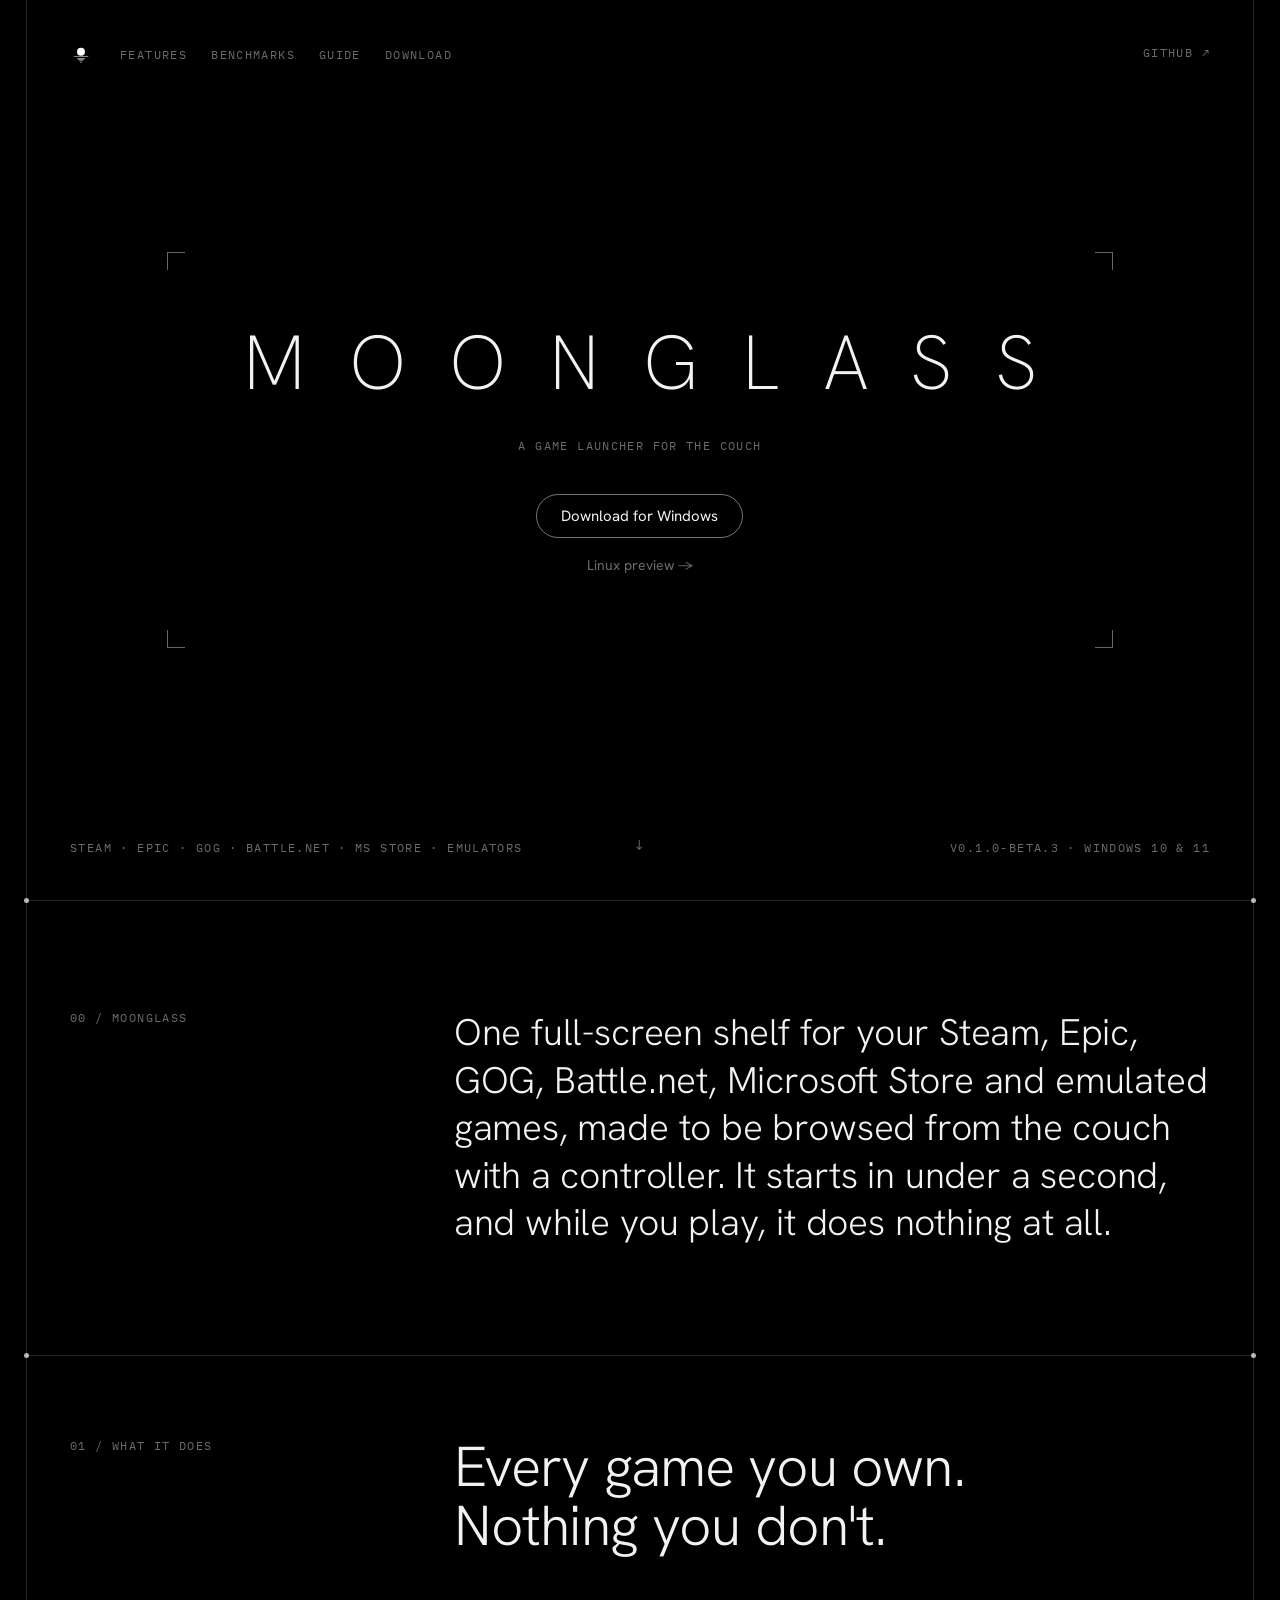
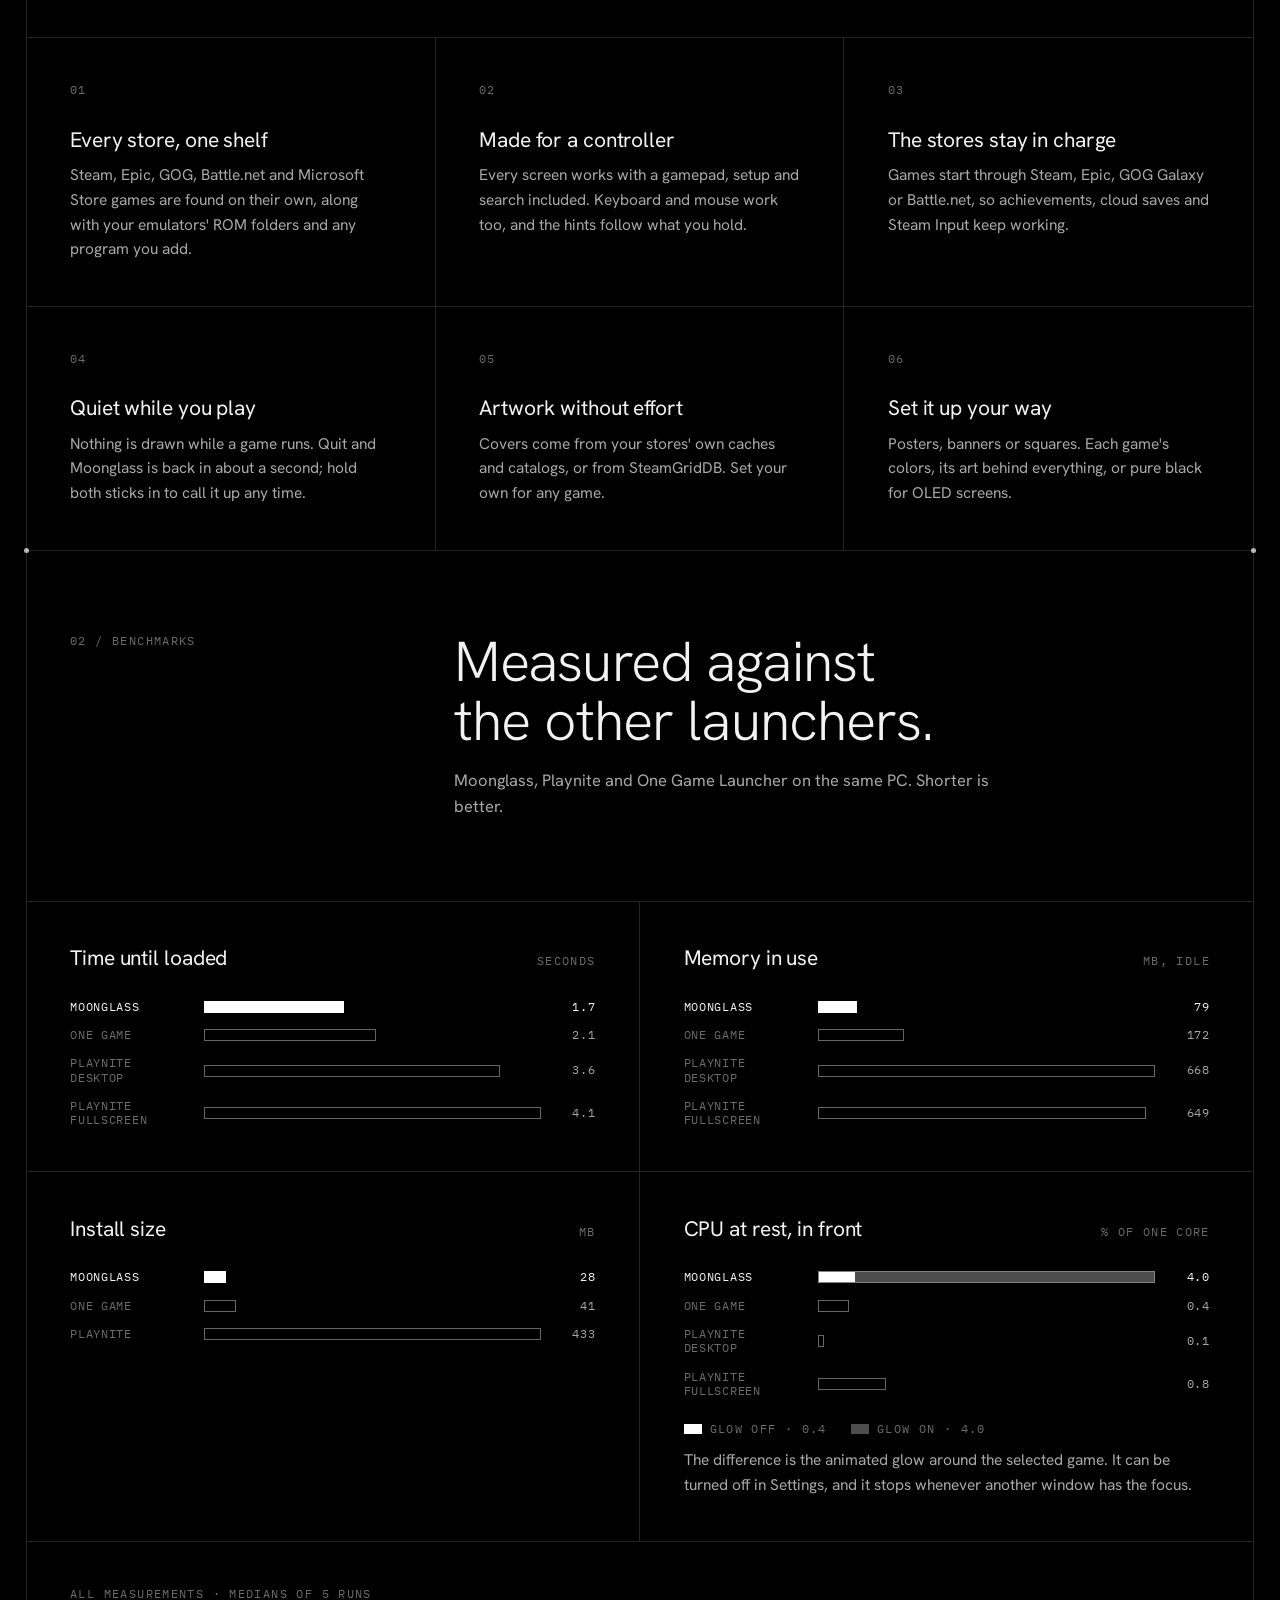
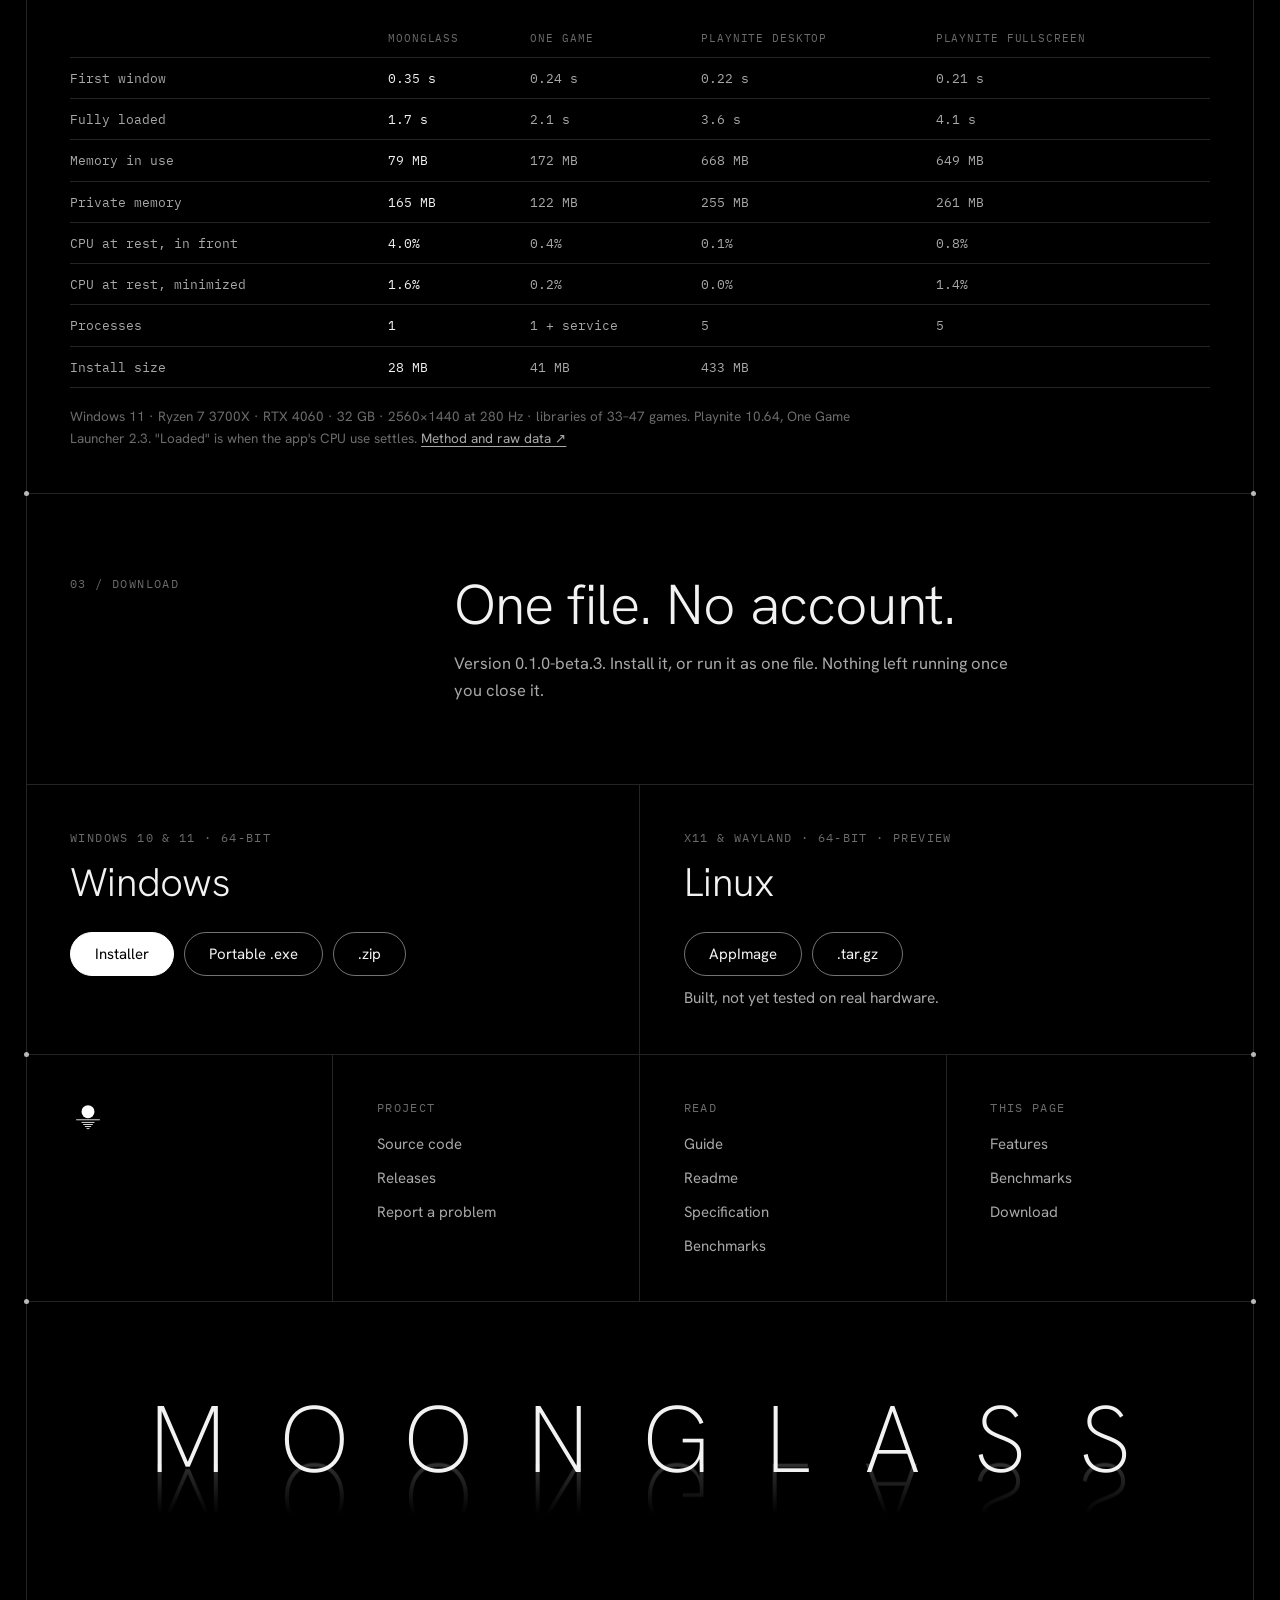
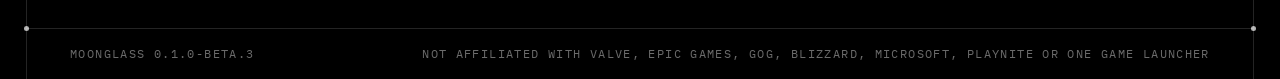
<file: site/index.html>
<!doctype html>
<html lang="en">
<head>
  <meta charset="utf-8">
  <meta name="viewport" content="width=device-width, initial-scale=1">
  <title>Moonglass · A game launcher for the couch</title>
  <meta name="description" content="Moonglass puts your Steam, Epic, GOG, Battle.net, Microsoft Store and emulated games on one full-screen shelf you browse with a controller. For Windows and Linux.">
  <meta name="theme-color" content="#000000">
  <link rel="icon" href="logo.svg" type="image/svg+xml">
  <link rel="preconnect" href="https://fonts.googleapis.com">
  <link rel="preconnect" href="https://fonts.gstatic.com" crossorigin>
  <link href="https://fonts.googleapis.com/css2?family=Hanken+Grotesk:wght@200;300;400;500&family=IBM+Plex+Mono:wght@400;500&display=swap" rel="stylesheet">
  <link rel="stylesheet" href="style.css">
</head>
<body>
<div class="frame">

  <!-- The opening: the wordmark from Moonglass's startup, and little else. -->
  <section class="opening" aria-label="Moonglass">
    <header class="corner tl">
      <a href="#" class="mark" aria-label="Moonglass"><img src="logo.svg" alt="" width="22" height="22"></a>
      <nav class="nav" aria-label="Sections">
        <a href="#features">Features</a>
        <a href="#benchmarks">Benchmarks</a>
        <a href="docs.html">Guide</a>
        <a href="#download">Download</a>
      </nav>
    </header>
    <a class="corner tr label" href="https://github.com/hxpe-dev/moonglass-launcher">GitHub ↗</a>

    <div class="center">
      <span class="crop" aria-hidden="true"><i></i><i></i><i></i><i></i></span>
      <h1 class="wordmark">Moonglass</h1>
      <p class="tagline label">A game launcher for the couch</p>
      <div class="cta">
        <a class="pill" href="#download">Download for Windows</a>
        <a class="quiet" href="#download">Linux preview →</a>
      </div>
    </div>

    <p class="corner bl label">Steam · Epic · GOG · Battle.net · MS Store · Emulators</p>
    <p class="corner br label">v0.1.0-beta.3 · Windows 10 &amp; 11</p>
    <a class="corner bc label" href="#about" aria-label="Scroll to read more">↓</a>
  </section>

  <section id="about" class="rule intro-text">
    <p class="label">00 / Moonglass</p>
    <p class="statement">One full-screen shelf for your Steam, Epic, GOG, Battle.net, Microsoft Store and emulated games, made to be browsed from the couch with a controller. It starts in under a second, and while you play, it does nothing at all.</p>
  </section>

  <section id="features" class="rule">
    <div class="head">
      <p class="label">01 / What it does</p>
      <h2>Every game you own.<br>Nothing you don't.</h2>
    </div>
    <div class="cells three">
      <article class="cell">
        <p class="label">01</p>
        <h3>Every store, one shelf</h3>
        <p>Steam, Epic, GOG, Battle.net and Microsoft Store games are found on their own, along with your emulators' ROM folders and any program you add.</p>
      </article>
      <article class="cell">
        <p class="label">02</p>
        <h3>Made for a controller</h3>
        <p>Every screen works with a gamepad, setup and search included. Keyboard and mouse work too, and the hints follow what you hold.</p>
      </article>
      <article class="cell">
        <p class="label">03</p>
        <h3>The stores stay in charge</h3>
        <p>Games start through Steam, Epic, GOG Galaxy or Battle.net, so achievements, cloud saves and Steam Input keep working.</p>
      </article>
      <article class="cell">
        <p class="label">04</p>
        <h3>Quiet while you play</h3>
        <p>Nothing is drawn while a game runs. Quit and Moonglass is back in about a second; hold both sticks in to call it up any time.</p>
      </article>
      <article class="cell">
        <p class="label">05</p>
        <h3>Artwork without effort</h3>
        <p>Covers come from your stores' own caches and catalogs, or from SteamGridDB. Set your own for any game.</p>
      </article>
      <article class="cell">
        <p class="label">06</p>
        <h3>Set it up your way</h3>
        <p>Posters, banners or squares. Each game's colors, its art behind everything, or pure black for OLED screens.</p>
      </article>
    </div>
  </section>

  <section id="benchmarks" class="rule">
    <div class="head">
      <p class="label">02 / Benchmarks</p>
      <h2>Measured against<br>the other launchers.</h2>
      <p class="head-text">Moonglass, Playnite and One Game Launcher on the same PC. Shorter is better.</p>
    </div>

    <div class="cells two">
      <figure class="cell chart">
        <figcaption><h3>Time until loaded</h3><span class="label">Seconds</span></figcaption>
        <ul>
          <li class="me"><span>Moonglass</span><b style="--w:41.5%"></b><em>1.7</em></li>
          <li><span>One Game</span><b style="--w:51.2%"></b><em>2.1</em></li>
          <li><span>Playnite Desktop</span><b style="--w:87.8%"></b><em>3.6</em></li>
          <li><span>Playnite Fullscreen</span><b style="--w:100%"></b><em>4.1</em></li>
        </ul>
      </figure>
      <figure class="cell chart">
        <figcaption><h3>Memory in use</h3><span class="label">MB, idle</span></figcaption>
        <ul>
          <li class="me"><span>Moonglass</span><b style="--w:11.8%"></b><em>79</em></li>
          <li><span>One Game</span><b style="--w:25.7%"></b><em>172</em></li>
          <li><span>Playnite Desktop</span><b style="--w:100%"></b><em>668</em></li>
          <li><span>Playnite Fullscreen</span><b style="--w:97.2%"></b><em>649</em></li>
        </ul>
      </figure>
      <figure class="cell chart">
        <figcaption><h3>Install size</h3><span class="label">MB</span></figcaption>
        <ul>
          <li class="me"><span>Moonglass</span><b style="--w:6.4%"></b><em>28</em></li>
          <li><span>One Game</span><b style="--w:9.5%"></b><em>41</em></li>
          <li><span>Playnite</span><b style="--w:100%"></b><em>433</em></li>
        </ul>
      </figure>
      <figure class="cell chart">
        <figcaption><h3>CPU at rest, in front</h3><span class="label">% of one core</span></figcaption>
        <ul>
          <li class="me"><span>Moonglass</span><b class="split" style="--w:100%"><i style="--part:11%"></i></b><em>4.0</em></li>
          <li><span>One Game</span><b style="--w:9.3%"></b><em>0.4</em></li>
          <li><span>Playnite Desktop</span><b style="--w:1.8%"></b><em>0.1</em></li>
          <li><span>Playnite Fullscreen</span><b style="--w:20.4%"></b><em>0.8</em></li>
        </ul>
        <p class="legend label">
          <span><i class="swatch"></i>Glow off · 0.4</span>
          <span><i class="swatch dim"></i>Glow on · 4.0</span>
        </p>
        <p class="note">The difference is the animated glow around the selected game. It can be turned off in Settings, and it stops whenever another window has the focus.</p>
      </figure>
    </div>

    <div class="table-wrap">
      <table>
        <caption class="label">All measurements · medians of 5 runs</caption>
        <thead>
          <tr><th scope="col"></th><th scope="col">Moonglass</th><th scope="col">One Game</th><th scope="col">Playnite Desktop</th><th scope="col">Playnite Fullscreen</th></tr>
        </thead>
        <tbody>
          <tr><th scope="row">First window</th><td>0.35 s</td><td>0.24 s</td><td>0.22 s</td><td>0.21 s</td></tr>
          <tr><th scope="row">Fully loaded</th><td>1.7 s</td><td>2.1 s</td><td>3.6 s</td><td>4.1 s</td></tr>
          <tr><th scope="row">Memory in use</th><td>79 MB</td><td>172 MB</td><td>668 MB</td><td>649 MB</td></tr>
          <tr><th scope="row">Private memory</th><td>165 MB</td><td>122 MB</td><td>255 MB</td><td>261 MB</td></tr>
          <tr><th scope="row">CPU at rest, in front</th><td>4.0%</td><td>0.4%</td><td>0.1%</td><td>0.8%</td></tr>
          <tr><th scope="row">CPU at rest, minimized</th><td>1.6%</td><td>0.2%</td><td>0.0%</td><td>1.4%</td></tr>
          <tr><th scope="row">Processes</th><td>1</td><td>1 + service</td><td>5</td><td>5</td></tr>
          <tr><th scope="row">Install size</th><td>28 MB</td><td>41 MB</td><td colspan="2">433 MB</td></tr>
        </tbody>
      </table>
      <p class="fine">Windows 11 · Ryzen 7 3700X · RTX 4060 · 32 GB · 2560×1440 at 280 Hz · libraries of 33–47 games. Playnite 10.64, One Game Launcher 2.3. "Loaded" is when the app's CPU use settles. <a href="https://github.com/hxpe-dev/moonglass-launcher/blob/main/docs/BENCH.md">Method and raw data ↗</a></p>
    </div>
  </section>

  <section id="download" class="rule">
    <div class="head">
      <p class="label">03 / Download</p>
      <h2>One file. No account.</h2>
      <p class="head-text">Version 0.1.0-beta.3. Install it, or run it as one file. Nothing left running once you close it.</p>
    </div>
    <div class="cells two">
      <div class="cell dl">
        <p class="label">Windows 10 &amp; 11 · 64-bit</p>
        <h3>Windows</h3>
        <div class="dl-links">
          <a class="pill solid" href="https://github.com/hxpe-dev/moonglass-launcher/releases">Installer</a>
          <a class="pill" href="https://github.com/hxpe-dev/moonglass-launcher/releases">Portable .exe</a>
          <a class="pill" href="https://github.com/hxpe-dev/moonglass-launcher/releases">.zip</a>
        </div>
      </div>
      <div class="cell dl">
        <p class="label">X11 &amp; Wayland · 64-bit · Preview</p>
        <h3>Linux</h3>
        <div class="dl-links">
          <a class="pill" href="https://github.com/hxpe-dev/moonglass-launcher/releases">AppImage</a>
          <a class="pill" href="https://github.com/hxpe-dev/moonglass-launcher/releases">.tar.gz</a>
        </div>
        <p class="fine">Built, not yet tested on real hardware.</p>
      </div>
    </div>
  </section>

  <footer class="rule">
    <div class="cells four">
      <div class="cell">
        <img src="logo.svg" alt="" width="36" height="36" class="foot-mark">
      </div>
      <nav class="cell" aria-label="Project">
        <p class="label">Project</p>
        <a href="https://github.com/hxpe-dev/moonglass-launcher">Source code</a>
        <a href="https://github.com/hxpe-dev/moonglass-launcher/releases">Releases</a>
        <a href="https://github.com/hxpe-dev/moonglass-launcher/issues">Report a problem</a>
      </nav>
      <nav class="cell" aria-label="Read">
        <p class="label">Read</p>
        <a href="docs.html">Guide</a>
        <a href="https://github.com/hxpe-dev/moonglass-launcher#readme">Readme</a>
        <a href="https://github.com/hxpe-dev/moonglass-launcher/blob/main/docs/SPEC.md">Specification</a>
        <a href="https://github.com/hxpe-dev/moonglass-launcher/blob/main/docs/BENCH.md">Benchmarks</a>
      </nav>
      <nav class="cell" aria-label="This page">
        <p class="label">This page</p>
        <a href="#features">Features</a>
        <a href="#benchmarks">Benchmarks</a>
        <a href="#download">Download</a>
      </nav>
    </div>
    <p class="giant rule" aria-hidden="true">Moonglass</p>
    <div class="legal rule label">
      <span>Moonglass 0.1.0-beta.3</span>
      <span>Not affiliated with Valve, Epic Games, GOG, Blizzard, Microsoft, Playnite or One Game Launcher</span>
    </div>
  </footer>

</div>
<script src="fx.js" defer></script>
</body>
</html>
</file>
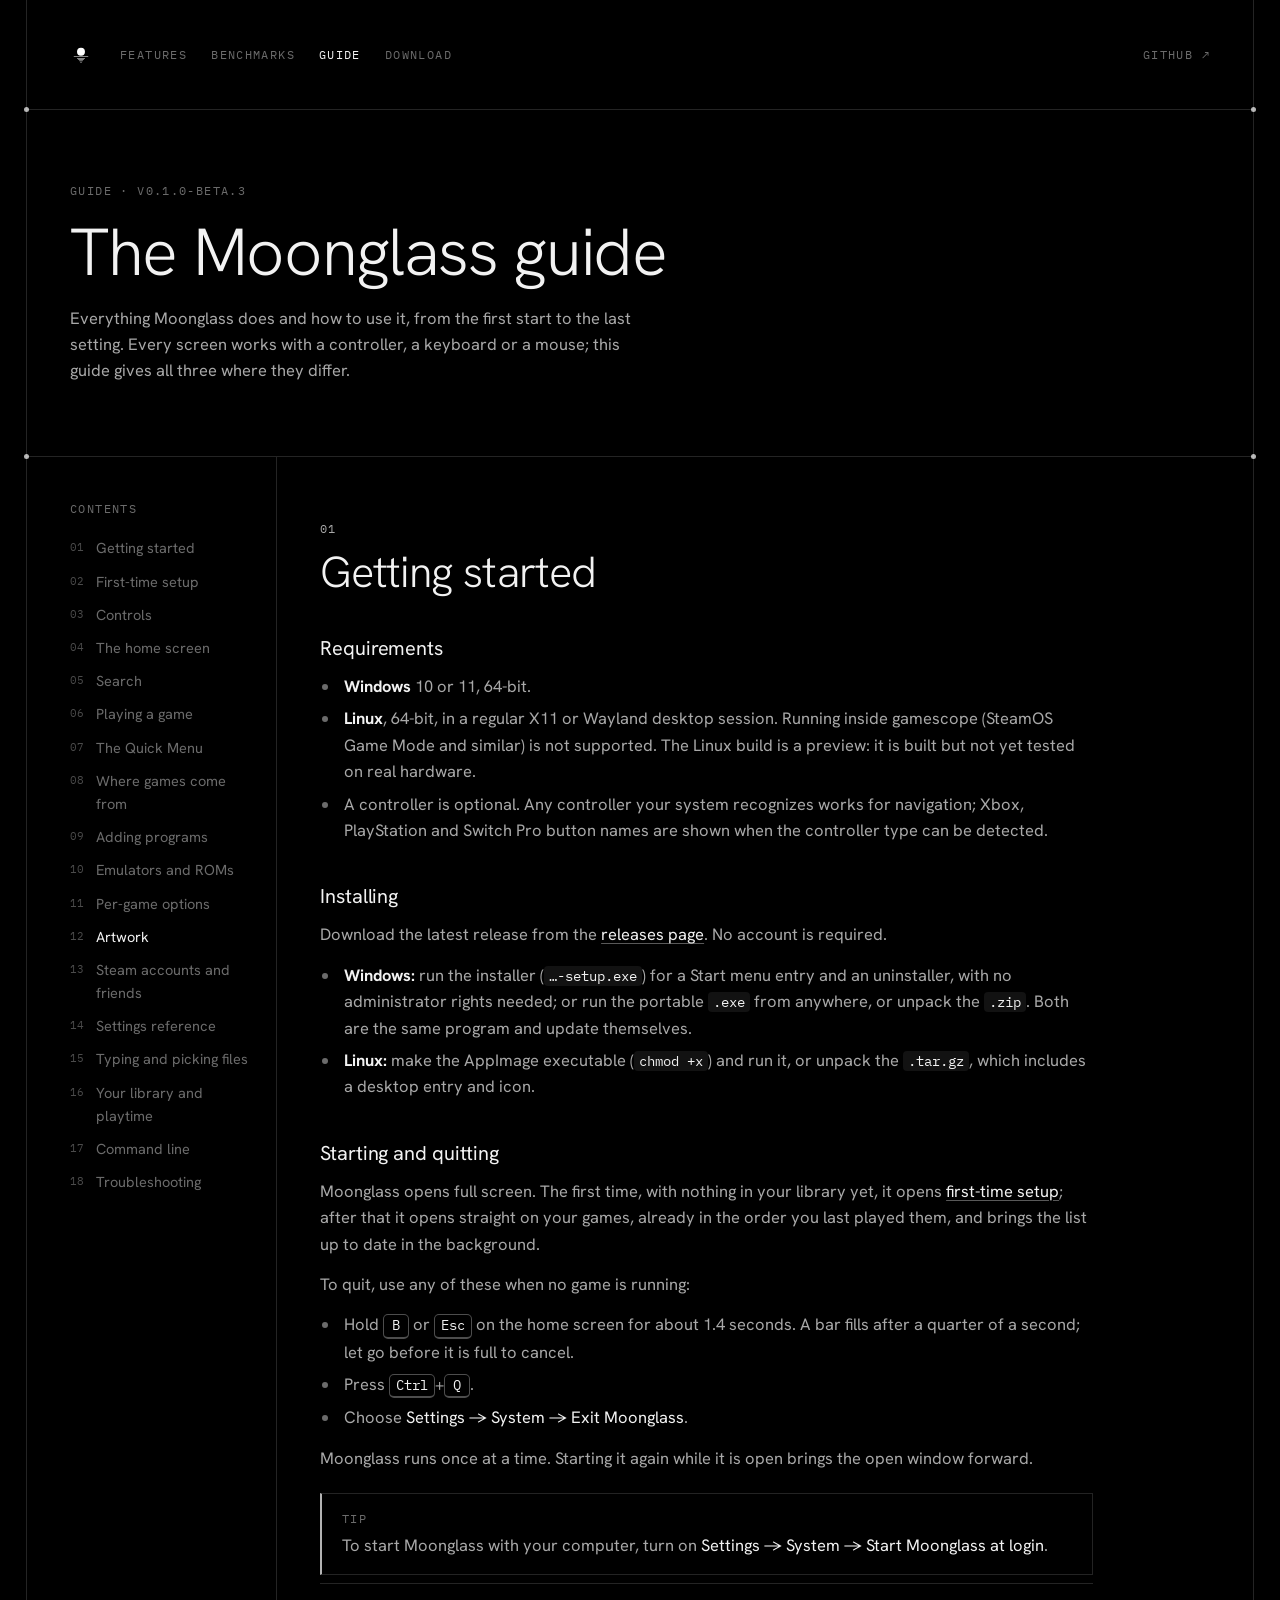
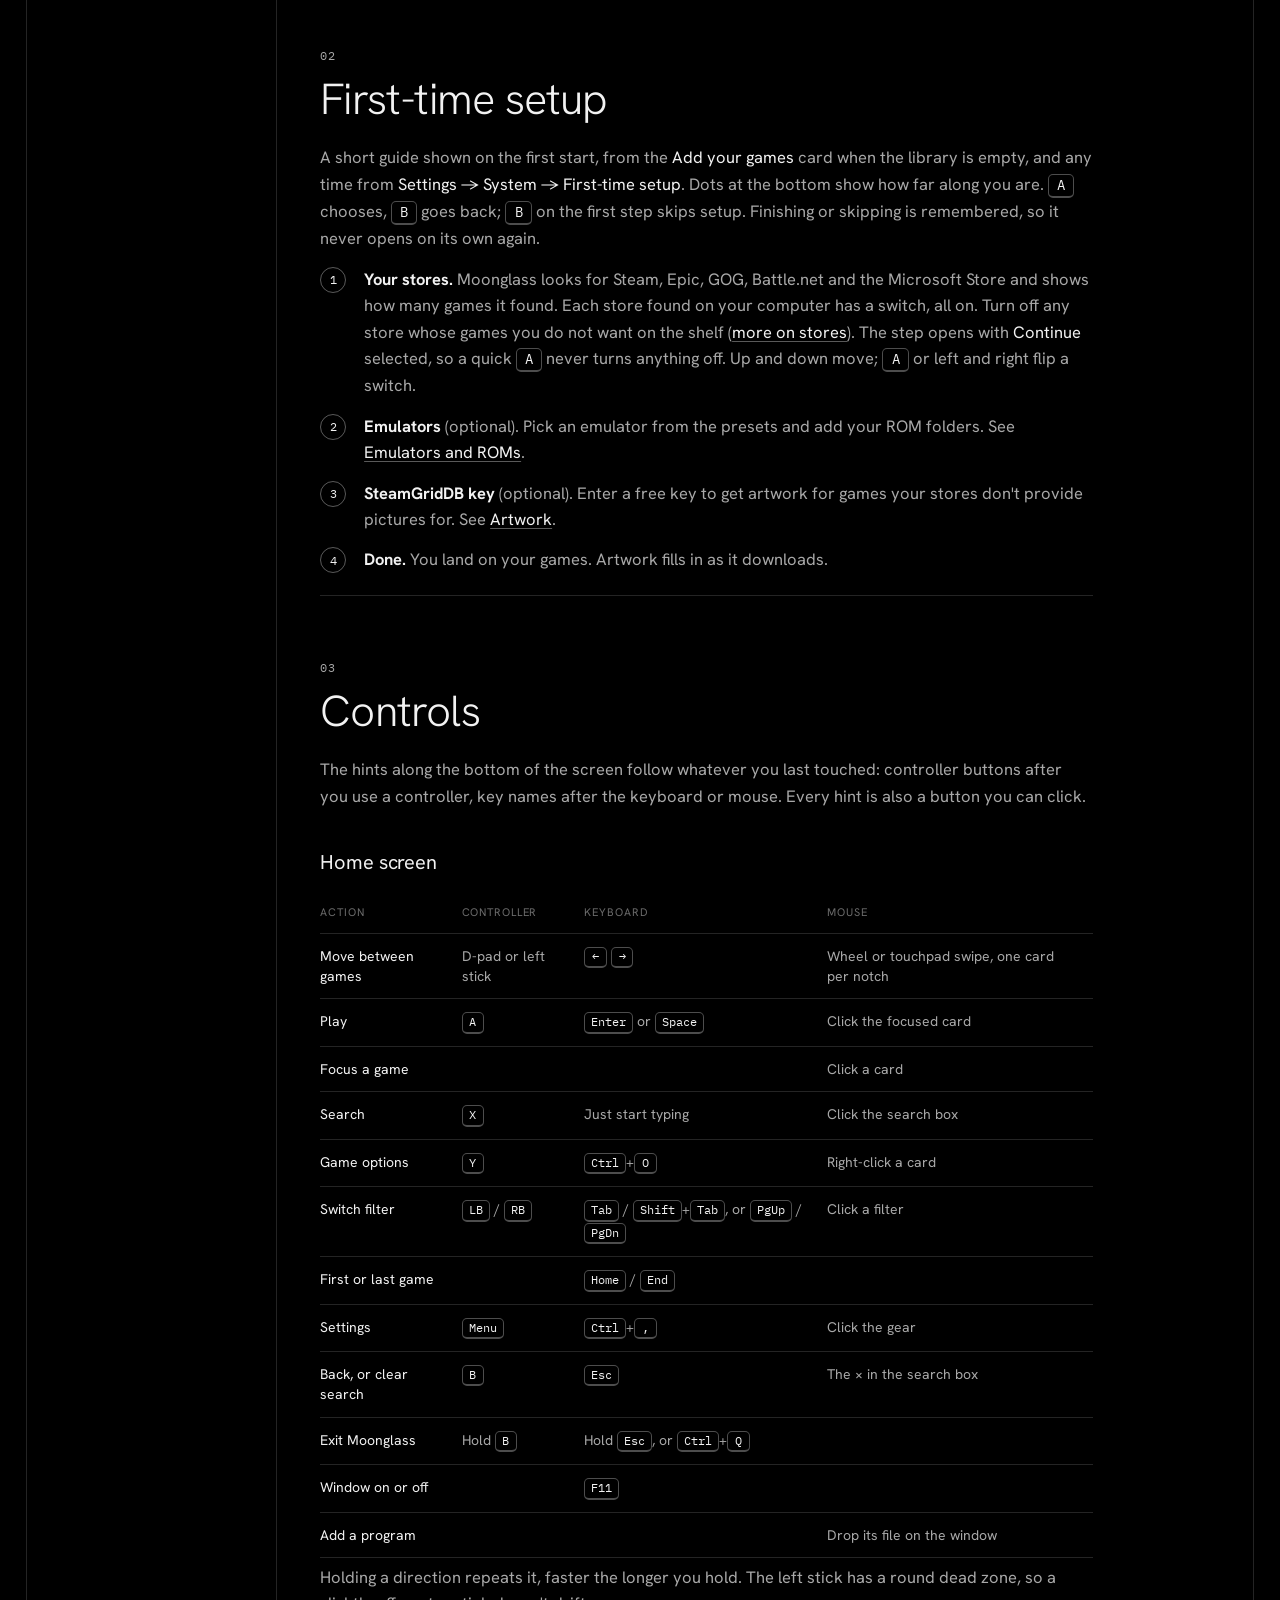
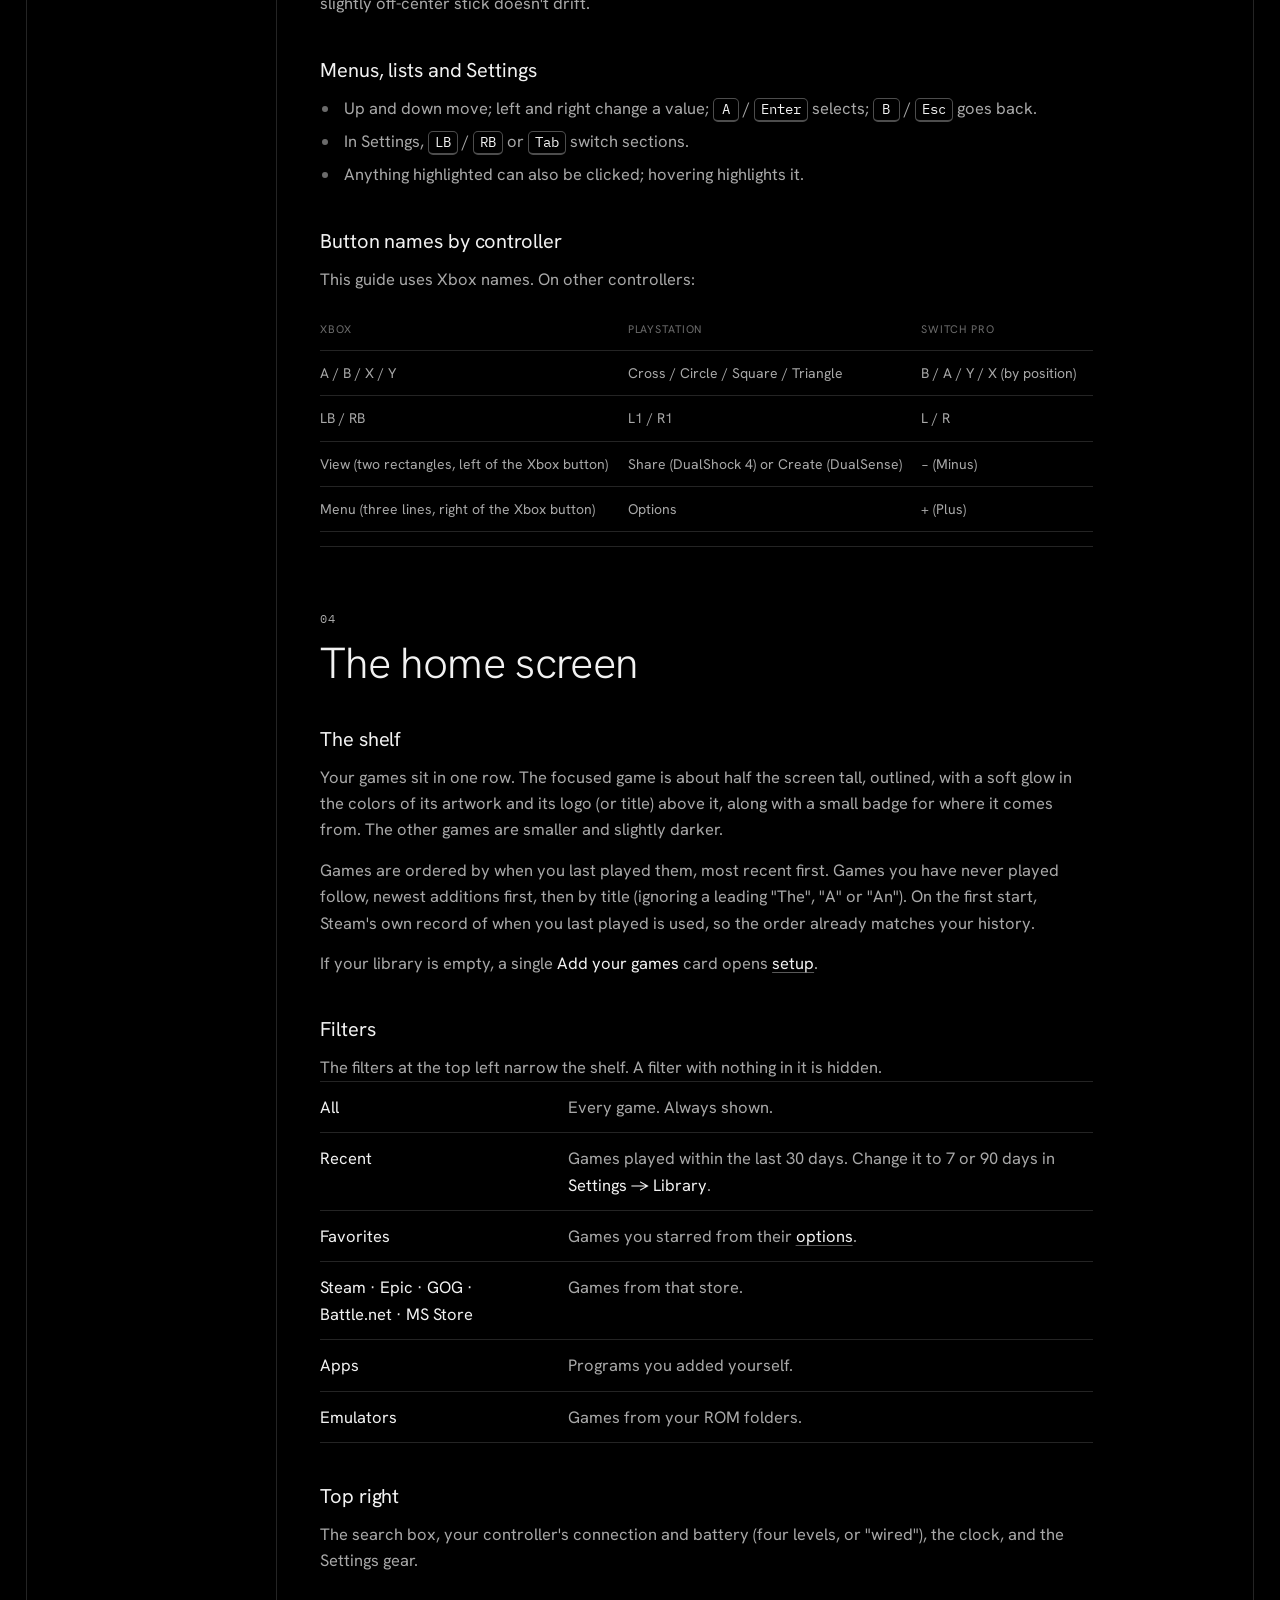
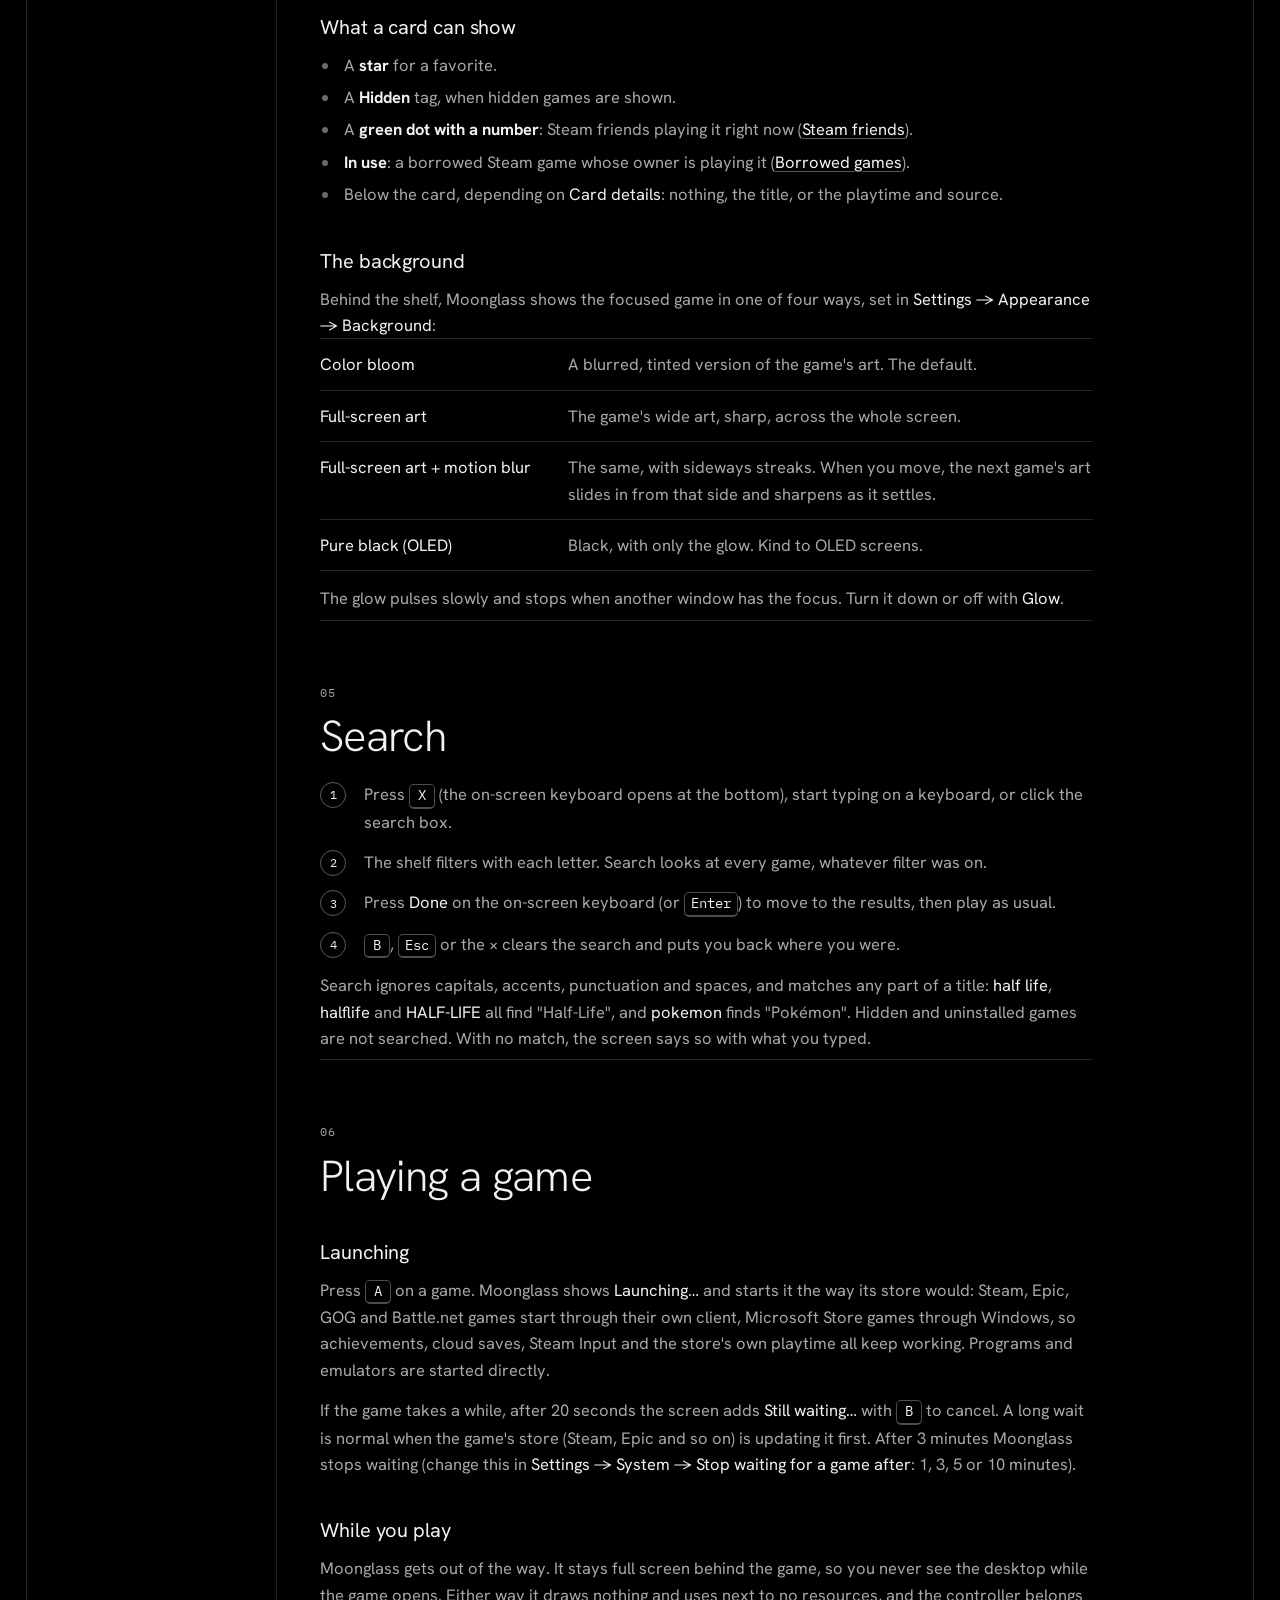
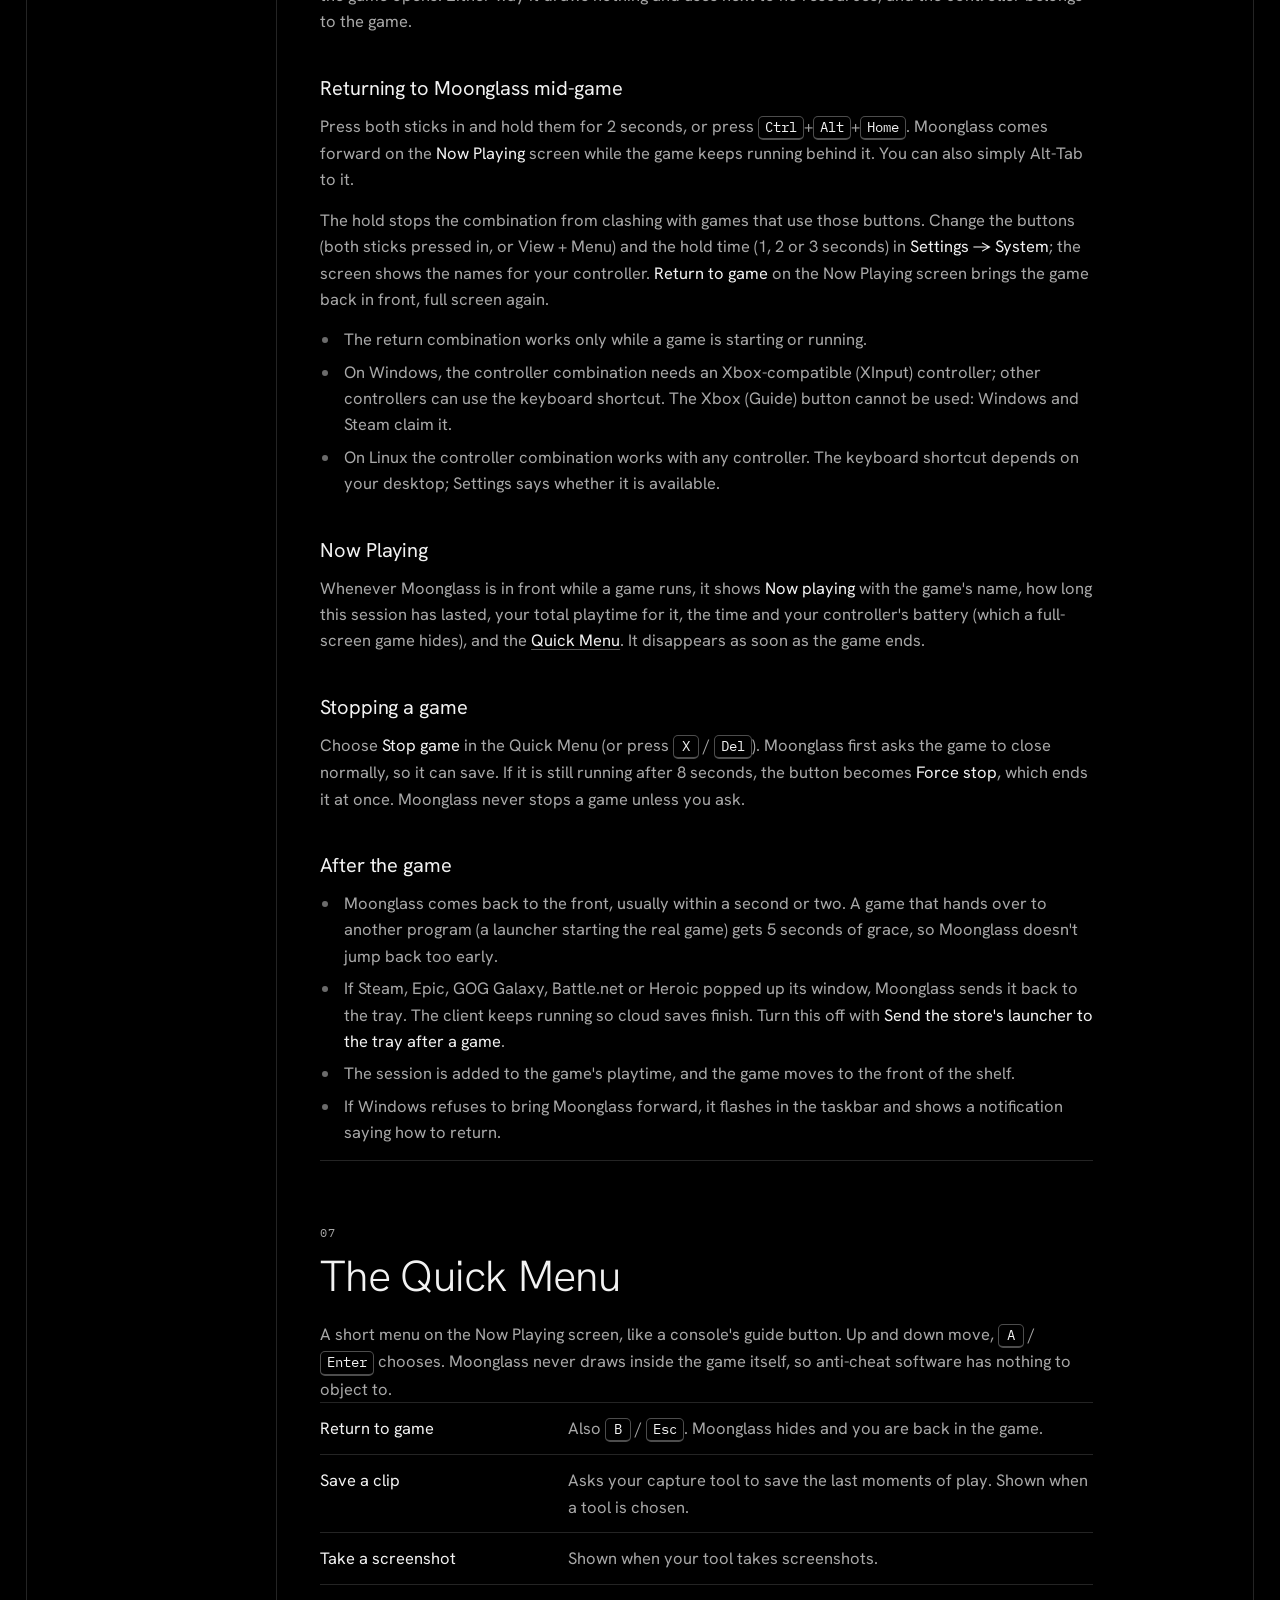
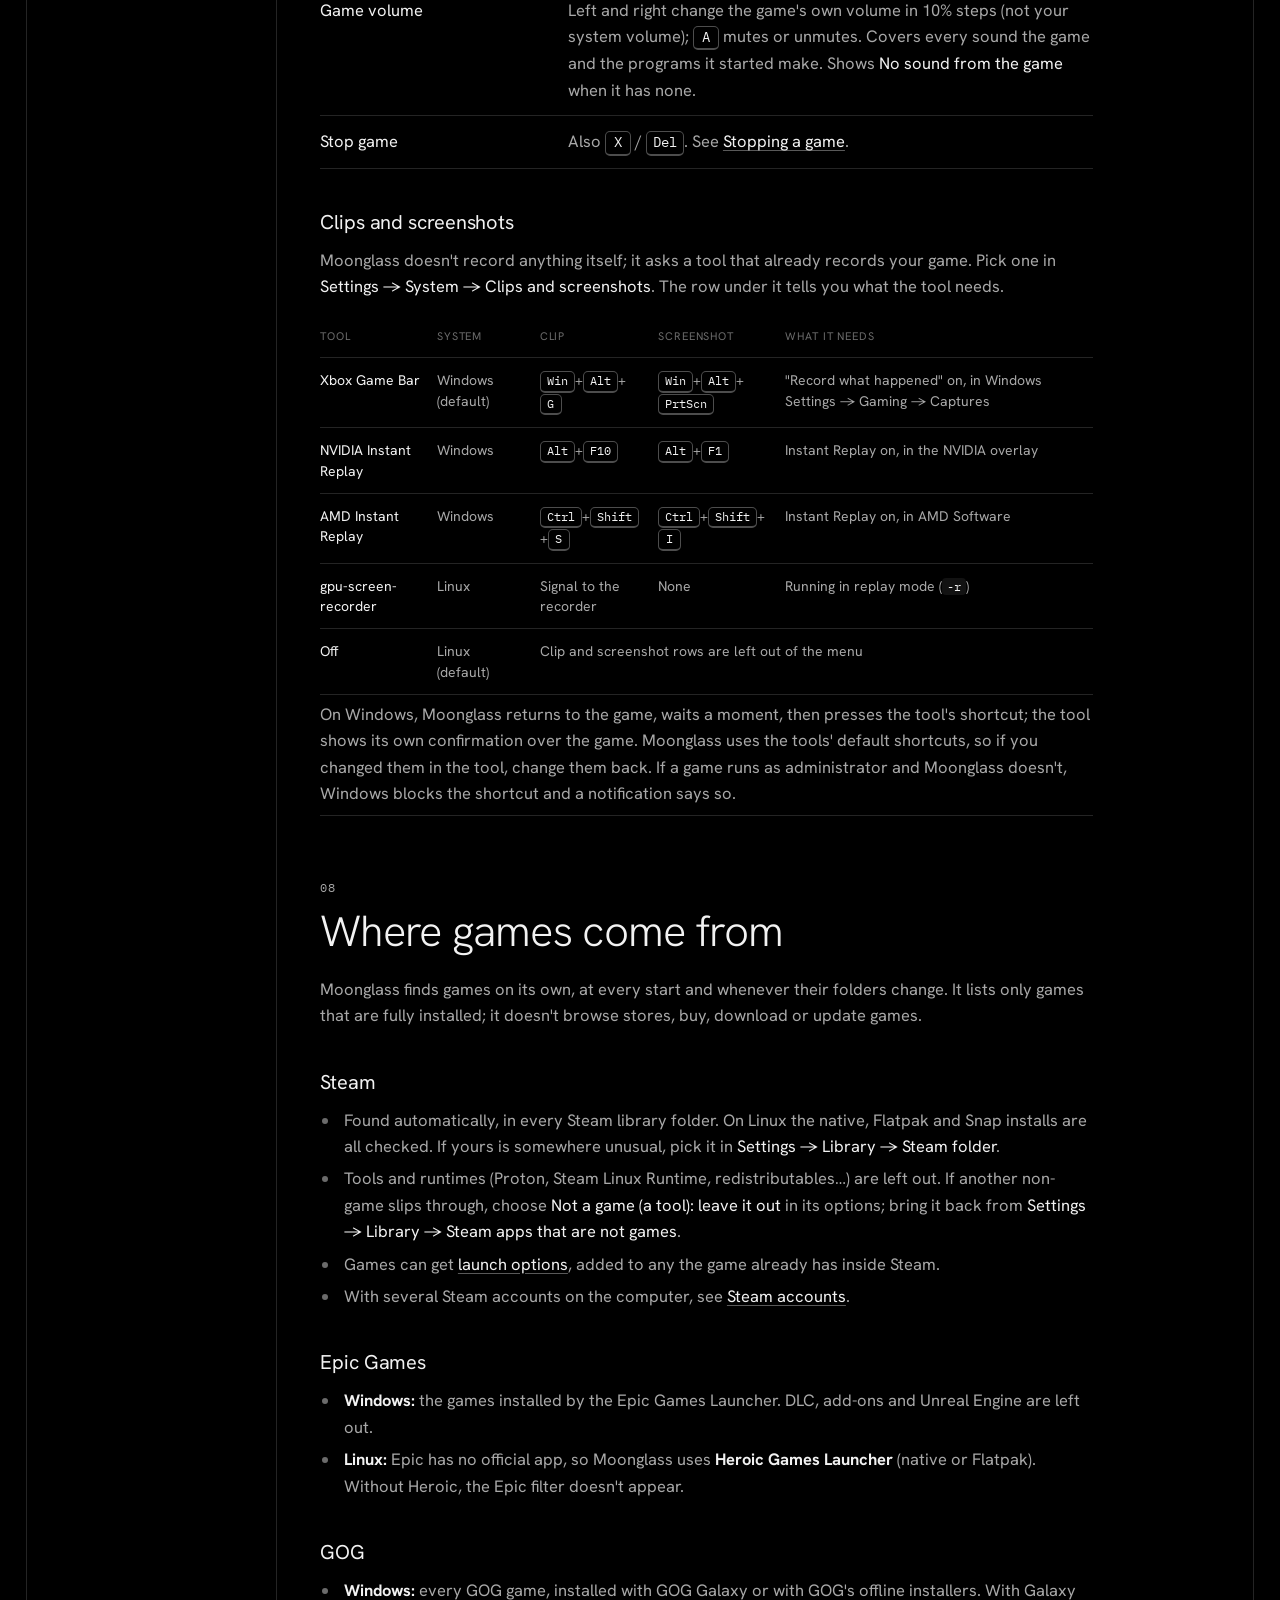
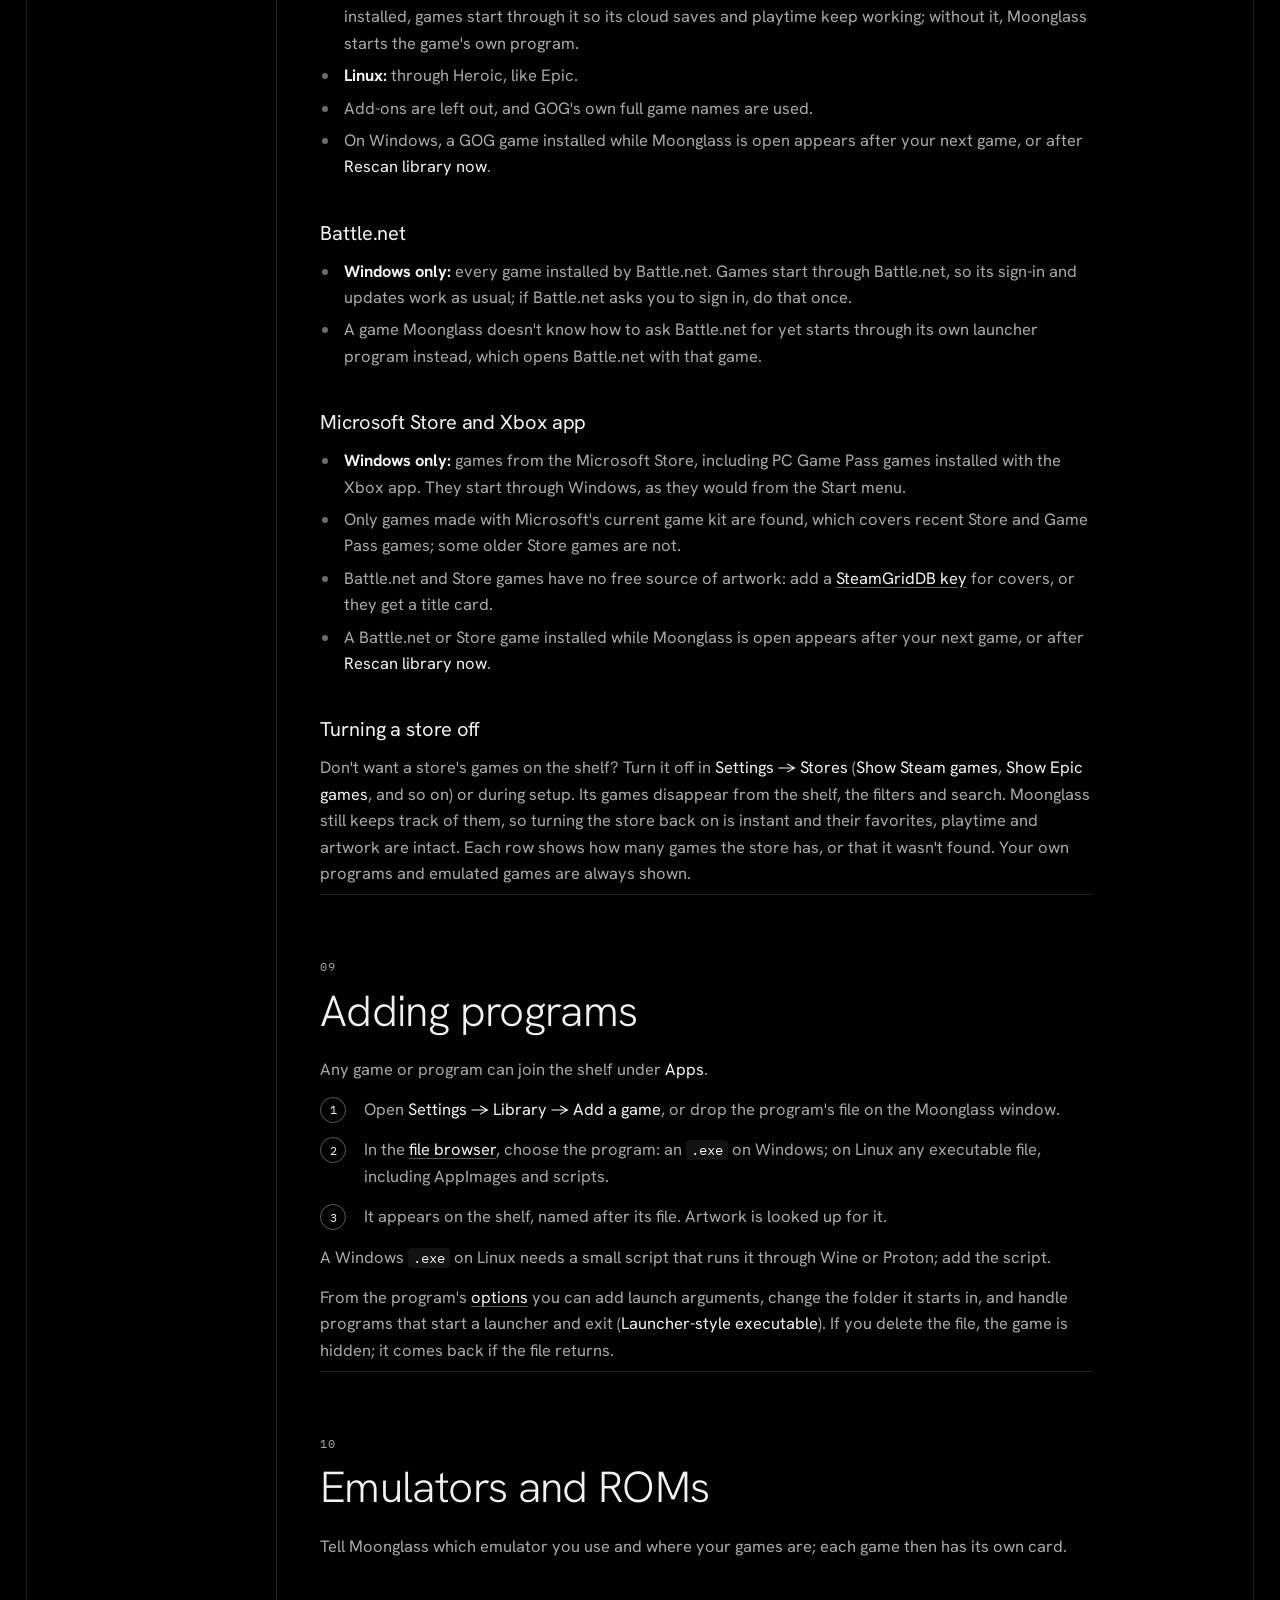
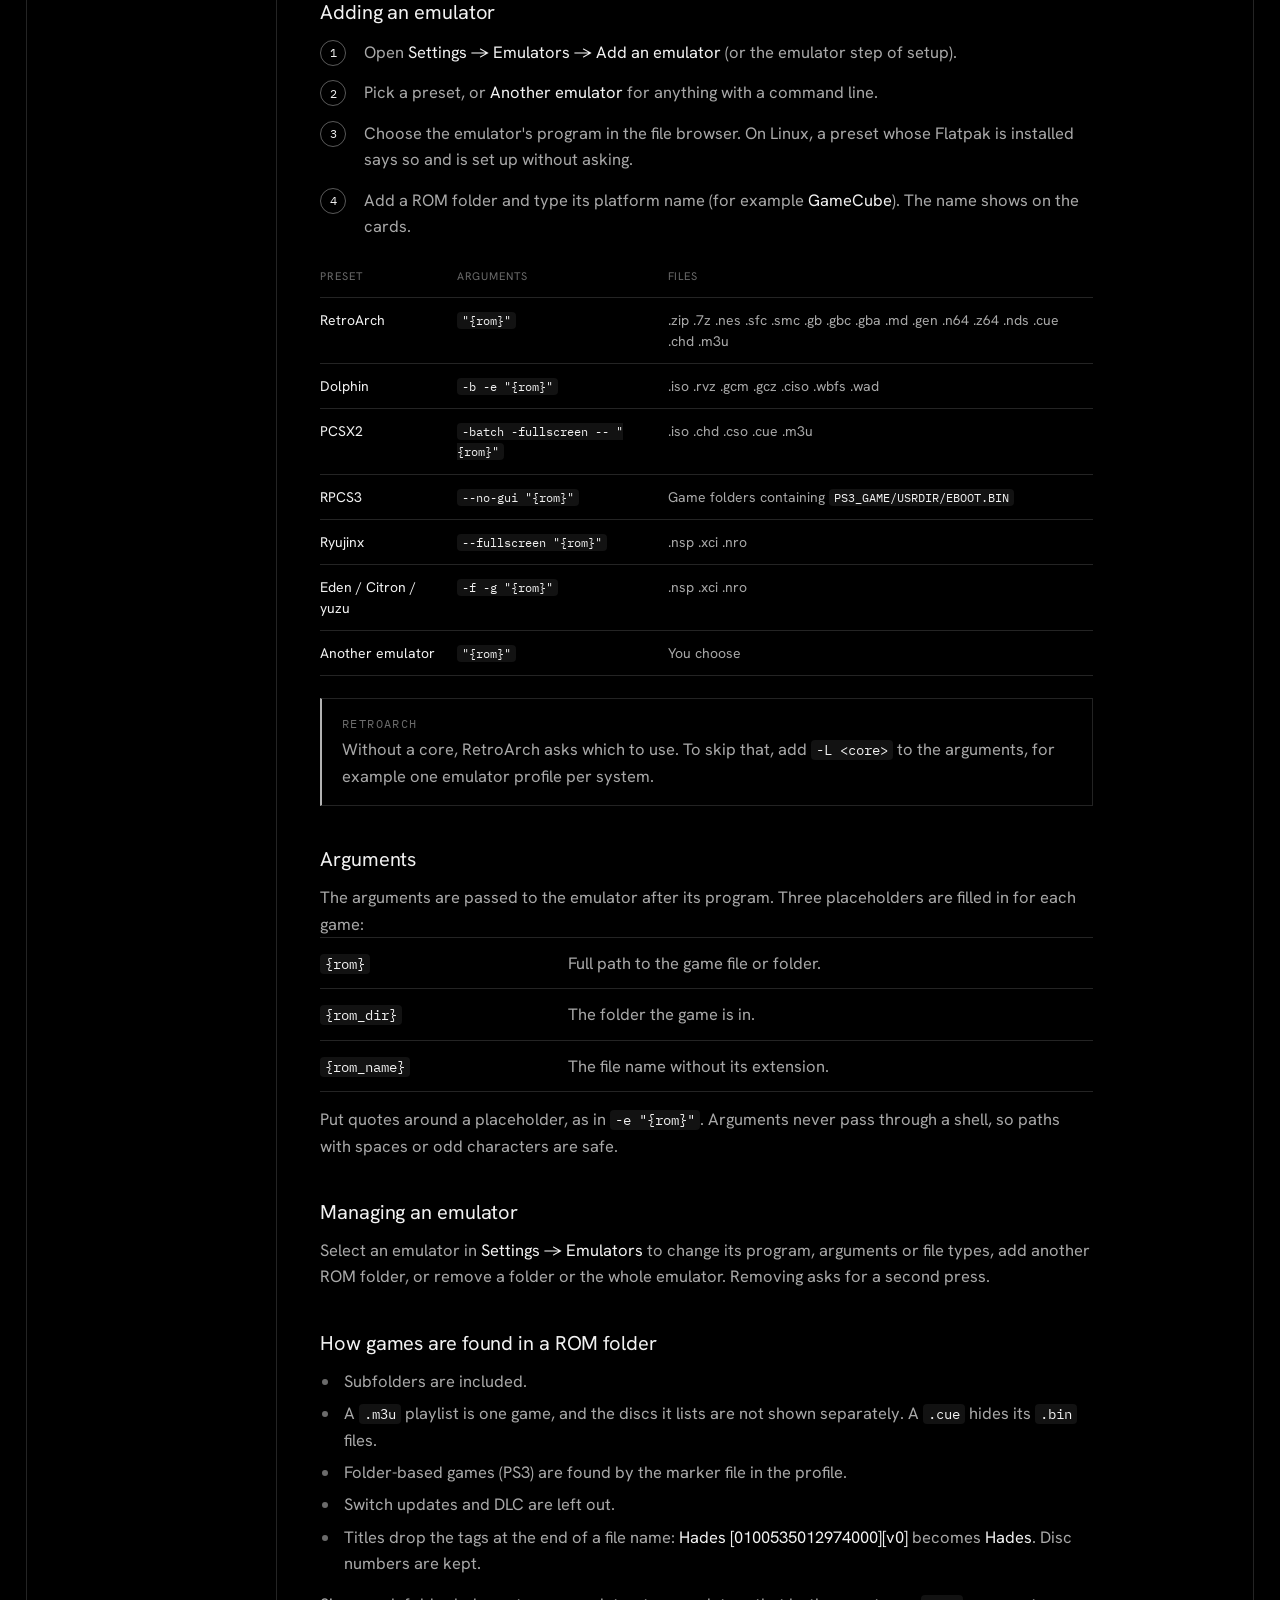
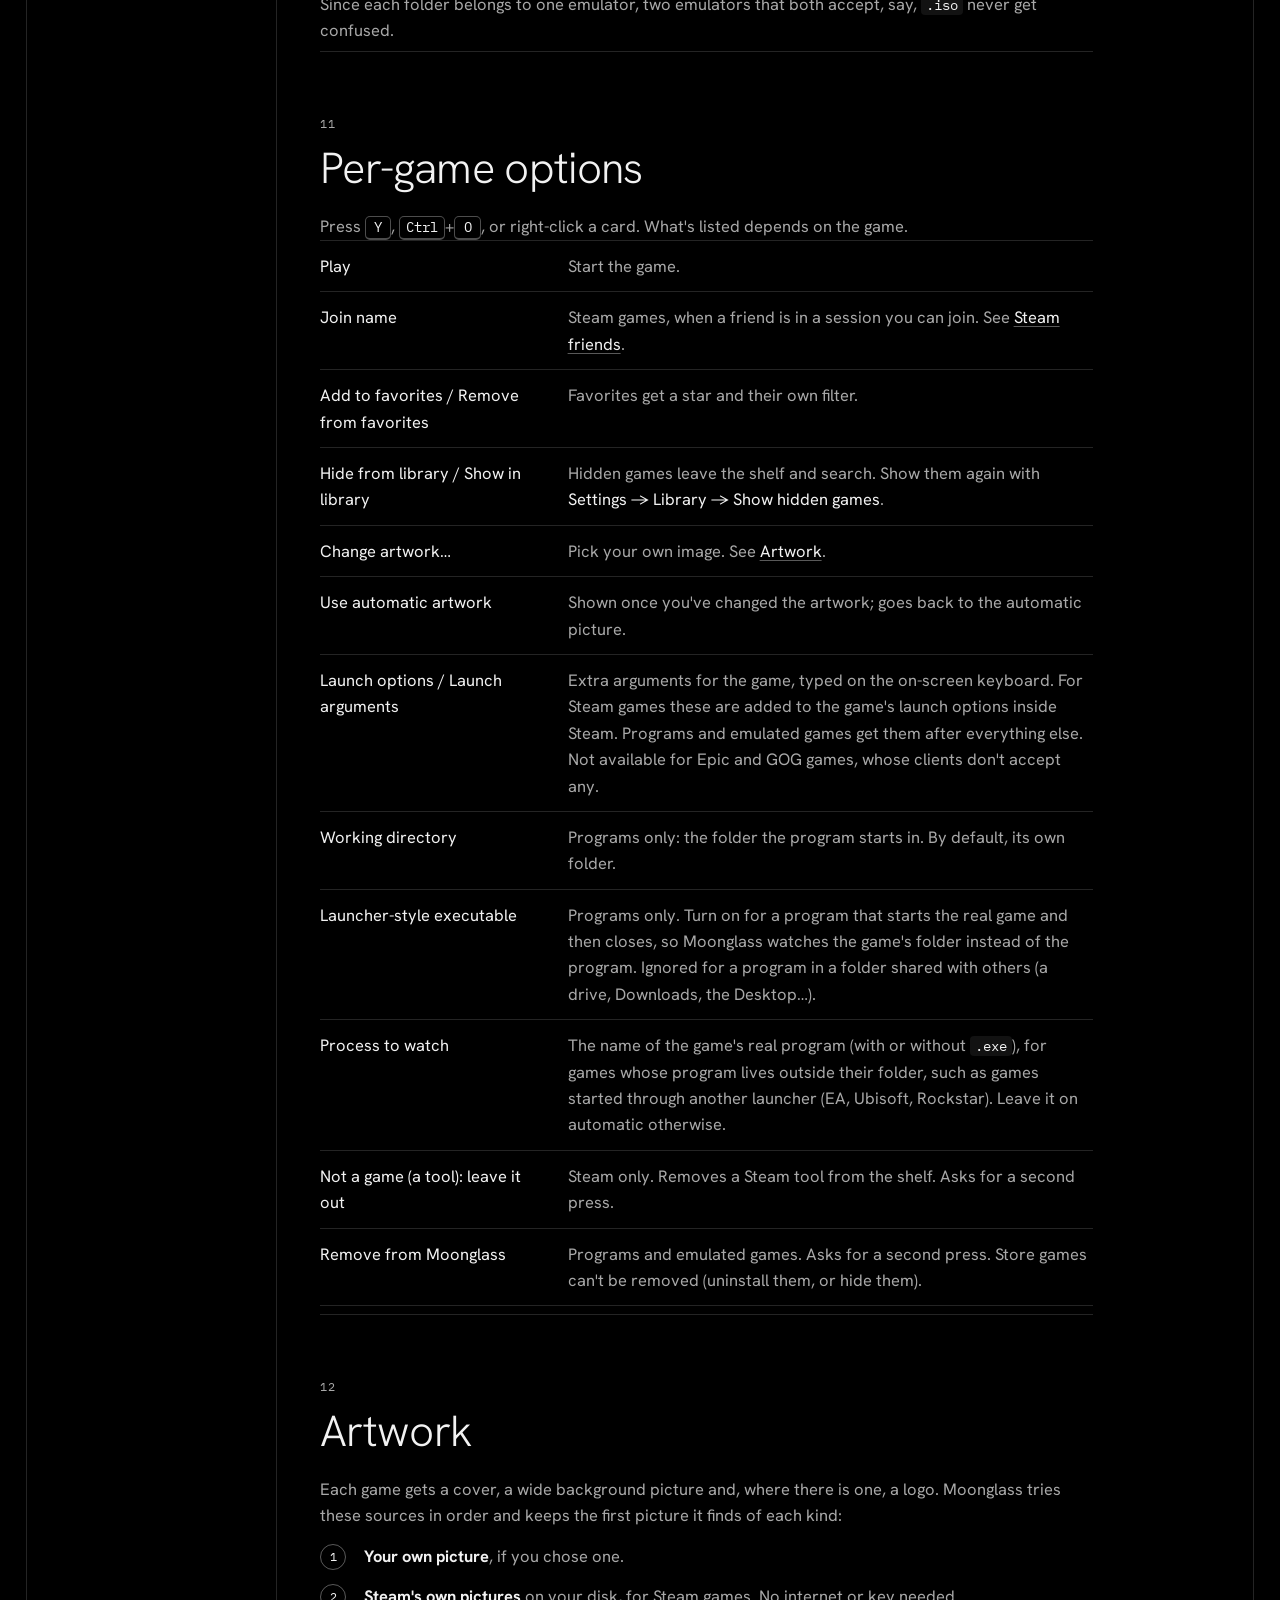
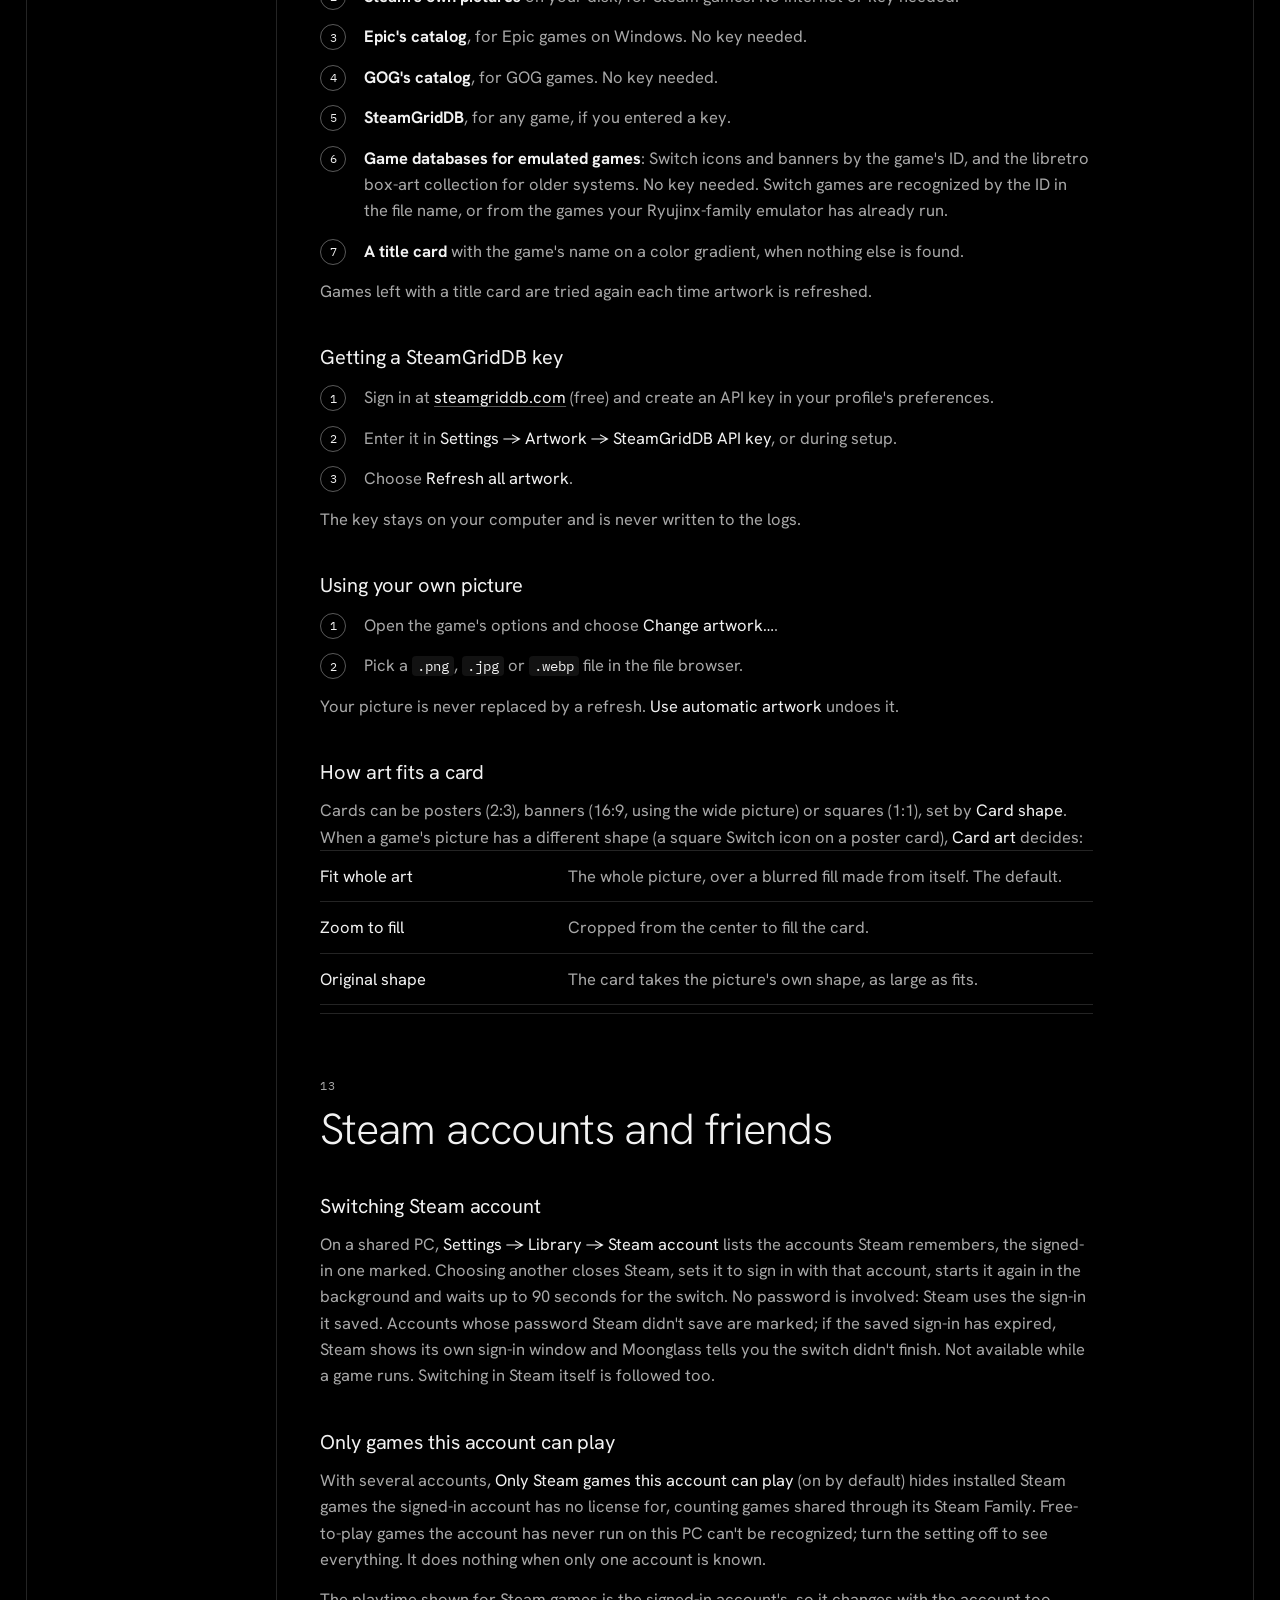
<file: site/docs.html>
<!doctype html>
<html lang="en">
<head>
  <meta charset="utf-8">
  <meta name="viewport" content="width=device-width, initial-scale=1">
  <title>Moonglass · Guide</title>
  <meta name="description" content="The Moonglass user guide: every feature, control and setting, and how to use them.">
  <meta name="theme-color" content="#000000">
  <link rel="icon" href="logo.svg" type="image/svg+xml">
  <link rel="preconnect" href="https://fonts.googleapis.com">
  <link rel="preconnect" href="https://fonts.gstatic.com" crossorigin>
  <link href="https://fonts.googleapis.com/css2?family=Hanken+Grotesk:wght@200;300;400;500&family=IBM+Plex+Mono:wght@400;500&display=swap" rel="stylesheet">
  <link rel="stylesheet" href="style.css">
</head>
<body>
<div class="frame">

  <header class="doc-top">
    <a href="index.html" class="mark" aria-label="Moonglass home"><img src="logo.svg" alt="" width="22" height="22"></a>
    <nav class="nav" aria-label="Site">
      <a href="index.html#features">Features</a>
      <a href="index.html#benchmarks">Benchmarks</a>
      <a href="docs.html" aria-current="page">Guide</a>
      <a href="index.html#download">Download</a>
    </nav>
    <a class="label" href="https://github.com/hxpe-dev/moonglass-launcher">GitHub ↗</a>
  </header>

  <section class="rule doc-head">
    <p class="label">Guide · v0.1.0-beta.3</p>
    <h1>The Moonglass guide</h1>
    <p class="head-text">Everything Moonglass does and how to use it, from the first start to the last setting. Every screen works with a controller, a keyboard or a mouse; this guide gives all three where they differ.</p>
  </section>

  <div class="docs rule">
    <nav class="toc" aria-label="Contents">
      <details open>
        <summary class="label">Contents</summary>
        <ol>
          <li><a href="#start">Getting started</a></li>
          <li><a href="#setup">First-time setup</a></li>
          <li><a href="#controls">Controls</a></li>
          <li><a href="#home">The home screen</a></li>
          <li><a href="#search">Search</a></li>
          <li><a href="#playing">Playing a game</a></li>
          <li><a href="#quick">The Quick Menu</a></li>
          <li><a href="#sources">Where games come from</a></li>
          <li><a href="#apps">Adding programs</a></li>
          <li><a href="#emulators">Emulators and ROMs</a></li>
          <li><a href="#options">Per-game options</a></li>
          <li><a href="#artwork">Artwork</a></li>
          <li><a href="#steam">Steam accounts and friends</a></li>
          <li><a href="#settings">Settings reference</a></li>
          <li><a href="#text">Typing and picking files</a></li>
          <li><a href="#library">Your library and playtime</a></li>
          <li><a href="#cli">Command line</a></li>
          <li><a href="#trouble">Troubleshooting</a></li>
        </ol>
      </details>
    </nav>

    <article class="prose">

      <!-- ================================================== start -->
      <section id="start">
        <p class="label">01</p>
        <h2>Getting started</h2>

        <h3>Requirements</h3>
        <ul>
          <li><strong>Windows</strong> 10 or 11, 64-bit.</li>
          <li><strong>Linux</strong>, 64-bit, in a regular X11 or Wayland desktop session. Running inside gamescope (SteamOS Game Mode and similar) is not supported. The Linux build is a preview: it is built but not yet tested on real hardware.</li>
          <li>A controller is optional. Any controller your system recognizes works for navigation; Xbox, PlayStation and Switch Pro button names are shown when the controller type can be detected.</li>
        </ul>

        <h3>Installing</h3>
        <p>Download the latest release from the <a href="https://github.com/hxpe-dev/moonglass-launcher/releases">releases page</a>. No account is required.</p>
        <ul>
          <li><strong>Windows:</strong> run the installer (<code>…-setup.exe</code>) for a Start menu entry and an uninstaller, with no administrator rights needed; or run the portable <code>.exe</code> from anywhere, or unpack the <code>.zip</code>. Both are the same program and update themselves.</li>
          <li><strong>Linux:</strong> make the AppImage executable (<code>chmod +x</code>) and run it, or unpack the <code>.tar.gz</code>, which includes a desktop entry and icon.</li>
        </ul>

        <h3>Starting and quitting</h3>
        <p>Moonglass opens full screen. The first time, with nothing in your library yet, it opens <a href="#setup">first-time setup</a>; after that it opens straight on your games, already in the order you last played them, and brings the list up to date in the background.</p>
        <p>To quit, use any of these when no game is running:</p>
        <ul>
          <li>Hold <kbd>B</kbd> or <kbd>Esc</kbd> on the home screen for about 1.4 seconds. A bar fills after a quarter of a second; let go before it is full to cancel.</li>
          <li>Press <kbd>Ctrl</kbd>+<kbd>Q</kbd>.</li>
          <li>Choose <em>Settings → System → Exit Moonglass</em>.</li>
        </ul>
        <p>Moonglass runs once at a time. Starting it again while it is open brings the open window forward.</p>
        <p class="tip"><span class="label">Tip</span> To start Moonglass with your computer, turn on <em>Settings → System → Start Moonglass at login</em>.</p>
      </section>

      <!-- ================================================== setup -->
      <section id="setup">
        <p class="label">02</p>
        <h2>First-time setup</h2>
        <p>A short guide shown on the first start, from the <em>Add your games</em> card when the library is empty, and any time from <em>Settings → System → First-time setup</em>. Dots at the bottom show how far along you are. <kbd>A</kbd> chooses, <kbd>B</kbd> goes back; <kbd>B</kbd> on the first step skips setup. Finishing or skipping is remembered, so it never opens on its own again.</p>
        <ol class="steps">
          <li><strong>Your stores.</strong> Moonglass looks for Steam, Epic, GOG, Battle.net and the Microsoft Store and shows how many games it found. Each store found on your computer has a switch, all on. Turn off any store whose games you do not want on the shelf (<a href="#stores">more on stores</a>). The step opens with <em>Continue</em> selected, so a quick <kbd>A</kbd> never turns anything off. Up and down move; <kbd>A</kbd> or left and right flip a switch.</li>
          <li><strong>Emulators</strong> (optional). Pick an emulator from the presets and add your ROM folders. See <a href="#emulators">Emulators and ROMs</a>.</li>
          <li><strong>SteamGridDB key</strong> (optional). Enter a free key to get artwork for games your stores don't provide pictures for. See <a href="#artwork">Artwork</a>.</li>
          <li><strong>Done.</strong> You land on your games. Artwork fills in as it downloads.</li>
        </ol>
      </section>

      <!-- ================================================== controls -->
      <section id="controls">
        <p class="label">03</p>
        <h2>Controls</h2>
        <p>The hints along the bottom of the screen follow whatever you last touched: controller buttons after you use a controller, key names after the keyboard or mouse. Every hint is also a button you can click.</p>

        <h3>Home screen</h3>
        <div class="table-wrap flush">
          <table>
            <thead><tr><th scope="col">Action</th><th scope="col">Controller</th><th scope="col">Keyboard</th><th scope="col">Mouse</th></tr></thead>
            <tbody>
              <tr><th scope="row">Move between games</th><td>D-pad or left stick</td><td><kbd>←</kbd> <kbd>→</kbd></td><td>Wheel or touchpad swipe, one card per notch</td></tr>
              <tr><th scope="row">Play</th><td><kbd>A</kbd></td><td><kbd>Enter</kbd> or <kbd>Space</kbd></td><td>Click the focused card</td></tr>
              <tr><th scope="row">Focus a game</th><td></td><td></td><td>Click a card</td></tr>
              <tr><th scope="row">Search</th><td><kbd>X</kbd></td><td>Just start typing</td><td>Click the search box</td></tr>
              <tr><th scope="row">Game options</th><td><kbd>Y</kbd></td><td><kbd>Ctrl</kbd>+<kbd>O</kbd></td><td>Right-click a card</td></tr>
              <tr><th scope="row">Switch filter</th><td><kbd>LB</kbd> / <kbd>RB</kbd></td><td><kbd>Tab</kbd> / <kbd>Shift</kbd>+<kbd>Tab</kbd>, or <kbd>PgUp</kbd> / <kbd>PgDn</kbd></td><td>Click a filter</td></tr>
              <tr><th scope="row">First or last game</th><td></td><td><kbd>Home</kbd> / <kbd>End</kbd></td><td></td></tr>
              <tr><th scope="row">Settings</th><td><kbd>Menu</kbd></td><td><kbd>Ctrl</kbd>+<kbd>,</kbd></td><td>Click the gear</td></tr>
              <tr><th scope="row">Back, or clear search</th><td><kbd>B</kbd></td><td><kbd>Esc</kbd></td><td>The × in the search box</td></tr>
              <tr><th scope="row">Exit Moonglass</th><td>Hold <kbd>B</kbd></td><td>Hold <kbd>Esc</kbd>, or <kbd>Ctrl</kbd>+<kbd>Q</kbd></td><td></td></tr>
              <tr><th scope="row">Window on or off</th><td></td><td><kbd>F11</kbd></td><td></td></tr>
              <tr><th scope="row">Add a program</th><td></td><td></td><td>Drop its file on the window</td></tr>
            </tbody>
          </table>
        </div>
        <p>Holding a direction repeats it, faster the longer you hold. The left stick has a round dead zone, so a slightly off-center stick doesn't drift.</p>

        <h3>Menus, lists and Settings</h3>
        <ul>
          <li>Up and down move; left and right change a value; <kbd>A</kbd> / <kbd>Enter</kbd> selects; <kbd>B</kbd> / <kbd>Esc</kbd> goes back.</li>
          <li>In Settings, <kbd>LB</kbd> / <kbd>RB</kbd> or <kbd>Tab</kbd> switch sections.</li>
          <li>Anything highlighted can also be clicked; hovering highlights it.</li>
        </ul>

        <h3>Button names by controller</h3>
        <p>This guide uses Xbox names. On other controllers:</p>
        <div class="table-wrap flush">
          <table>
            <thead><tr><th scope="col">Xbox</th><th scope="col">PlayStation</th><th scope="col">Switch Pro</th></tr></thead>
            <tbody>
              <tr><td>A / B / X / Y</td><td>Cross / Circle / Square / Triangle</td><td>B / A / Y / X (by position)</td></tr>
              <tr><td>LB / RB</td><td>L1 / R1</td><td>L / R</td></tr>
              <tr><td>View (two rectangles, left of the Xbox button)</td><td>Share (DualShock 4) or Create (DualSense)</td><td>− (Minus)</td></tr>
              <tr><td>Menu (three lines, right of the Xbox button)</td><td>Options</td><td>+ (Plus)</td></tr>
            </tbody>
          </table>
        </div>
      </section>

      <!-- ================================================== home -->
      <section id="home">
        <p class="label">04</p>
        <h2>The home screen</h2>

        <h3>The shelf</h3>
        <p>Your games sit in one row. The focused game is about half the screen tall, outlined, with a soft glow in the colors of its artwork and its logo (or title) above it, along with a small badge for where it comes from. The other games are smaller and slightly darker.</p>
        <p>Games are ordered by when you last played them, most recent first. Games you have never played follow, newest additions first, then by title (ignoring a leading "The", "A" or "An"). On the first start, Steam's own record of when you last played is used, so the order already matches your history.</p>
        <p>If your library is empty, a single <em>Add your games</em> card opens <a href="#setup">setup</a>.</p>

        <h3>Filters</h3>
        <p>The filters at the top left narrow the shelf. A filter with nothing in it is hidden.</p>
        <dl>
          <dt>All</dt><dd>Every game. Always shown.</dd>
          <dt>Recent</dt><dd>Games played within the last 30 days. Change it to 7 or 90 days in <em>Settings → Library</em>.</dd>
          <dt>Favorites</dt><dd>Games you starred from their <a href="#options">options</a>.</dd>
          <dt>Steam · Epic · GOG · Battle.net · MS Store</dt><dd>Games from that store.</dd>
          <dt>Apps</dt><dd>Programs you added yourself.</dd>
          <dt>Emulators</dt><dd>Games from your ROM folders.</dd>
        </dl>

        <h3>Top right</h3>
        <p>The search box, your controller's connection and battery (four levels, or "wired"), the clock, and the Settings gear.</p>

        <h3>What a card can show</h3>
        <ul>
          <li>A <strong>star</strong> for a favorite.</li>
          <li>A <strong>Hidden</strong> tag, when hidden games are shown.</li>
          <li>A <strong>green dot with a number</strong>: Steam friends playing it right now (<a href="#friends">Steam friends</a>).</li>
          <li><strong>In use</strong>: a borrowed Steam game whose owner is playing it (<a href="#borrowed">Borrowed games</a>).</li>
          <li>Below the card, depending on <em>Card details</em>: nothing, the title, or the playtime and source.</li>
        </ul>

        <h3>The background</h3>
        <p>Behind the shelf, Moonglass shows the focused game in one of four ways, set in <em>Settings → Appearance → Background</em>:</p>
        <dl>
          <dt>Color bloom</dt><dd>A blurred, tinted version of the game's art. The default.</dd>
          <dt>Full-screen art</dt><dd>The game's wide art, sharp, across the whole screen.</dd>
          <dt>Full-screen art + motion blur</dt><dd>The same, with sideways streaks. When you move, the next game's art slides in from that side and sharpens as it settles.</dd>
          <dt>Pure black (OLED)</dt><dd>Black, with only the glow. Kind to OLED screens.</dd>
        </dl>
        <p>The glow pulses slowly and stops when another window has the focus. Turn it down or off with <em>Glow</em>.</p>
      </section>

      <!-- ================================================== search -->
      <section id="search">
        <p class="label">05</p>
        <h2>Search</h2>
        <ol class="steps">
          <li>Press <kbd>X</kbd> (the on-screen keyboard opens at the bottom), start typing on a keyboard, or click the search box.</li>
          <li>The shelf filters with each letter. Search looks at every game, whatever filter was on.</li>
          <li>Press <em>Done</em> on the on-screen keyboard (or <kbd>Enter</kbd>) to move to the results, then play as usual.</li>
          <li><kbd>B</kbd>, <kbd>Esc</kbd> or the × clears the search and puts you back where you were.</li>
        </ol>
        <p>Search ignores capitals, accents, punctuation and spaces, and matches any part of a title: <em>half life</em>, <em>halflife</em> and <em>HALF-LIFE</em> all find "Half-Life", and <em>pokemon</em> finds "Pokémon". Hidden and uninstalled games are not searched. With no match, the screen says so with what you typed.</p>
      </section>

      <!-- ================================================== playing -->
      <section id="playing">
        <p class="label">06</p>
        <h2>Playing a game</h2>

        <h3>Launching</h3>
        <p>Press <kbd>A</kbd> on a game. Moonglass shows <em>Launching…</em> and starts it the way its store would: Steam, Epic, GOG and Battle.net games start through their own client, Microsoft Store games through Windows, so achievements, cloud saves, Steam Input and the store's own playtime all keep working. Programs and emulators are started directly.</p>
        <p>If the game takes a while, after 20 seconds the screen adds <em>Still waiting…</em> with <kbd>B</kbd> to cancel. A long wait is normal when the game's store (Steam, Epic and so on) is updating it first. After 3 minutes Moonglass stops waiting (change this in <em>Settings → System → Stop waiting for a game after</em>: 1, 3, 5 or 10 minutes).</p>

        <h3>While you play</h3>
        <p>Moonglass gets out of the way. It stays full screen behind the game, so you never see the desktop while the game opens. Either way it draws nothing and uses next to no resources, and the controller belongs to the game.</p>

        <h3>Returning to Moonglass mid-game</h3>
        <p>Press both sticks in and hold them for 2 seconds, or press <kbd>Ctrl</kbd>+<kbd>Alt</kbd>+<kbd>Home</kbd>. Moonglass comes forward on the <em>Now Playing</em> screen while the game keeps running behind it. You can also simply Alt-Tab to it.</p>
        <p>The hold stops the combination from clashing with games that use those buttons. Change the buttons (both sticks pressed in, or View + Menu) and the hold time (1, 2 or 3 seconds) in <em>Settings → System</em>; the screen shows the names for your controller. <em>Return to game</em> on the Now Playing screen brings the game back in front, full screen again.</p>
        <ul>
          <li>The return combination works only while a game is starting or running.</li>
          <li>On Windows, the controller combination needs an Xbox-compatible (XInput) controller; other controllers can use the keyboard shortcut. The Xbox (Guide) button cannot be used: Windows and Steam claim it.</li>
          <li>On Linux the controller combination works with any controller. The keyboard shortcut depends on your desktop; Settings says whether it is available.</li>
        </ul>

        <h3>Now Playing</h3>
        <p>Whenever Moonglass is in front while a game runs, it shows <em>Now playing</em> with the game's name, how long this session has lasted, your total playtime for it, the time and your controller's battery (which a full-screen game hides), and the <a href="#quick">Quick Menu</a>. It disappears as soon as the game ends.</p>

        <h3>Stopping a game</h3>
        <p>Choose <em>Stop game</em> in the Quick Menu (or press <kbd>X</kbd> / <kbd>Del</kbd>). Moonglass first asks the game to close normally, so it can save. If it is still running after 8 seconds, the button becomes <em>Force stop</em>, which ends it at once. Moonglass never stops a game unless you ask.</p>

        <h3>After the game</h3>
        <ul>
          <li>Moonglass comes back to the front, usually within a second or two. A game that hands over to another program (a launcher starting the real game) gets 5 seconds of grace, so Moonglass doesn't jump back too early.</li>
          <li>If Steam, Epic, GOG Galaxy, Battle.net or Heroic popped up its window, Moonglass sends it back to the tray. The client keeps running so cloud saves finish. Turn this off with <em>Send the store's launcher to the tray after a game</em>.</li>
          <li>The session is added to the game's playtime, and the game moves to the front of the shelf.</li>
          <li>If Windows refuses to bring Moonglass forward, it flashes in the taskbar and shows a notification saying how to return.</li>
        </ul>
      </section>

      <!-- ================================================== quick -->
      <section id="quick">
        <p class="label">07</p>
        <h2>The Quick Menu</h2>
        <p>A short menu on the Now Playing screen, like a console's guide button. Up and down move, <kbd>A</kbd> / <kbd>Enter</kbd> chooses. Moonglass never draws inside the game itself, so anti-cheat software has nothing to object to.</p>
        <dl>
          <dt>Return to game</dt><dd>Also <kbd>B</kbd> / <kbd>Esc</kbd>. Moonglass hides and you are back in the game.</dd>
          <dt>Save a clip</dt><dd>Asks your capture tool to save the last moments of play. Shown when a tool is chosen.</dd>
          <dt>Take a screenshot</dt><dd>Shown when your tool takes screenshots.</dd>
          <dt>Game volume</dt><dd>Left and right change the game's own volume in 10% steps (not your system volume); <kbd>A</kbd> mutes or unmutes. Covers every sound the game and the programs it started make. Shows <em>No sound from the game</em> when it has none.</dd>
          <dt>Stop game</dt><dd>Also <kbd>X</kbd> / <kbd>Del</kbd>. See <a href="#playing">Stopping a game</a>.</dd>
        </dl>

        <h3 id="capture">Clips and screenshots</h3>
        <p>Moonglass doesn't record anything itself; it asks a tool that already records your game. Pick one in <em>Settings → System → Clips and screenshots</em>. The row under it tells you what the tool needs.</p>
        <div class="table-wrap flush">
          <table>
            <thead><tr><th scope="col">Tool</th><th scope="col">System</th><th scope="col">Clip</th><th scope="col">Screenshot</th><th scope="col">What it needs</th></tr></thead>
            <tbody>
              <tr><th scope="row">Xbox Game Bar</th><td>Windows (default)</td><td><kbd>Win</kbd>+<kbd>Alt</kbd>+<kbd>G</kbd></td><td><kbd>Win</kbd>+<kbd>Alt</kbd>+<kbd>PrtScn</kbd></td><td>"Record what happened" on, in Windows Settings → Gaming → Captures</td></tr>
              <tr><th scope="row">NVIDIA Instant Replay</th><td>Windows</td><td><kbd>Alt</kbd>+<kbd>F10</kbd></td><td><kbd>Alt</kbd>+<kbd>F1</kbd></td><td>Instant Replay on, in the NVIDIA overlay</td></tr>
              <tr><th scope="row">AMD Instant Replay</th><td>Windows</td><td><kbd>Ctrl</kbd>+<kbd>Shift</kbd>+<kbd>S</kbd></td><td><kbd>Ctrl</kbd>+<kbd>Shift</kbd>+<kbd>I</kbd></td><td>Instant Replay on, in AMD Software</td></tr>
              <tr><th scope="row">gpu-screen-recorder</th><td>Linux</td><td>Signal to the recorder</td><td>None</td><td>Running in replay mode (<code>-r</code>)</td></tr>
              <tr><th scope="row">Off</th><td>Linux (default)</td><td colspan="3">Clip and screenshot rows are left out of the menu</td></tr>
            </tbody>
          </table>
        </div>
        <p>On Windows, Moonglass returns to the game, waits a moment, then presses the tool's shortcut; the tool shows its own confirmation over the game. Moonglass uses the tools' default shortcuts, so if you changed them in the tool, change them back. If a game runs as administrator and Moonglass doesn't, Windows blocks the shortcut and a notification says so.</p>
      </section>

      <!-- ================================================== sources -->
      <section id="sources">
        <p class="label">08</p>
        <h2>Where games come from</h2>
        <p>Moonglass finds games on its own, at every start and whenever their folders change. It lists only games that are fully installed; it doesn't browse stores, buy, download or update games.</p>

        <h3>Steam</h3>
        <ul>
          <li>Found automatically, in every Steam library folder. On Linux the native, Flatpak and Snap installs are all checked. If yours is somewhere unusual, pick it in <em>Settings → Library → Steam folder</em>.</li>
          <li>Tools and runtimes (Proton, Steam Linux Runtime, redistributables…) are left out. If another non-game slips through, choose <em>Not a game (a tool): leave it out</em> in its options; bring it back from <em>Settings → Library → Steam apps that are not games</em>.</li>
          <li>Games can get <a href="#options">launch options</a>, added to any the game already has inside Steam.</li>
          <li>With several Steam accounts on the computer, see <a href="#steam">Steam accounts</a>.</li>
        </ul>

        <h3>Epic Games</h3>
        <ul>
          <li><strong>Windows:</strong> the games installed by the Epic Games Launcher. DLC, add-ons and Unreal Engine are left out.</li>
          <li><strong>Linux:</strong> Epic has no official app, so Moonglass uses <strong>Heroic Games Launcher</strong> (native or Flatpak). Without Heroic, the Epic filter doesn't appear.</li>
        </ul>

        <h3>GOG</h3>
        <ul>
          <li><strong>Windows:</strong> every GOG game, installed with GOG Galaxy or with GOG's offline installers. With Galaxy installed, games start through it so its cloud saves and playtime keep working; without it, Moonglass starts the game's own program.</li>
          <li><strong>Linux:</strong> through Heroic, like Epic.</li>
          <li>Add-ons are left out, and GOG's own full game names are used.</li>
          <li>On Windows, a GOG game installed while Moonglass is open appears after your next game, or after <em>Rescan library now</em>.</li>
        </ul>

        <h3>Battle.net</h3>
        <ul>
          <li><strong>Windows only:</strong> every game installed by Battle.net. Games start through Battle.net, so its sign-in and updates work as usual; if Battle.net asks you to sign in, do that once.</li>
          <li>A game Moonglass doesn't know how to ask Battle.net for yet starts through its own launcher program instead, which opens Battle.net with that game.</li>
        </ul>

        <h3>Microsoft Store and Xbox app</h3>
        <ul>
          <li><strong>Windows only:</strong> games from the Microsoft Store, including PC Game Pass games installed with the Xbox app. They start through Windows, as they would from the Start menu.</li>
          <li>Only games made with Microsoft's current game kit are found, which covers recent Store and Game Pass games; some older Store games are not.</li>
          <li>Battle.net and Store games have no free source of artwork: add a <a href="#artwork">SteamGridDB key</a> for covers, or they get a title card.</li>
          <li>A Battle.net or Store game installed while Moonglass is open appears after your next game, or after <em>Rescan library now</em>.</li>
        </ul>

        <h3 id="stores">Turning a store off</h3>
        <p>Don't want a store's games on the shelf? Turn it off in <em>Settings → Stores</em> (<em>Show Steam games</em>, <em>Show Epic games</em>, and so on) or during setup. Its games disappear from the shelf, the filters and search. Moonglass still keeps track of them, so turning the store back on is instant and their favorites, playtime and artwork are intact. Each row shows how many games the store has, or that it wasn't found. Your own programs and emulated games are always shown.</p>
      </section>

      <!-- ================================================== apps -->
      <section id="apps">
        <p class="label">09</p>
        <h2>Adding programs</h2>
        <p>Any game or program can join the shelf under <em>Apps</em>.</p>
        <ol class="steps">
          <li>Open <em>Settings → Library → Add a game</em>, or drop the program's file on the Moonglass window.</li>
          <li>In the <a href="#browser">file browser</a>, choose the program: an <code>.exe</code> on Windows; on Linux any executable file, including AppImages and scripts.</li>
          <li>It appears on the shelf, named after its file. Artwork is looked up for it.</li>
        </ol>
        <p>A Windows <code>.exe</code> on Linux needs a small script that runs it through Wine or Proton; add the script.</p>
        <p>From the program's <a href="#options">options</a> you can add launch arguments, change the folder it starts in, and handle programs that start a launcher and exit (<em>Launcher-style executable</em>). If you delete the file, the game is hidden; it comes back if the file returns.</p>
      </section>

      <!-- ================================================== emulators -->
      <section id="emulators">
        <p class="label">10</p>
        <h2>Emulators and ROMs</h2>
        <p>Tell Moonglass which emulator you use and where your games are; each game then has its own card.</p>

        <h3>Adding an emulator</h3>
        <ol class="steps">
          <li>Open <em>Settings → Emulators → Add an emulator</em> (or the emulator step of setup).</li>
          <li>Pick a preset, or <em>Another emulator</em> for anything with a command line.</li>
          <li>Choose the emulator's program in the file browser. On Linux, a preset whose Flatpak is installed says so and is set up without asking.</li>
          <li>Add a ROM folder and type its platform name (for example <em>GameCube</em>). The name shows on the cards.</li>
        </ol>

        <div class="table-wrap flush">
          <table>
            <thead><tr><th scope="col">Preset</th><th scope="col">Arguments</th><th scope="col">Files</th></tr></thead>
            <tbody>
              <tr><th scope="row">RetroArch</th><td><code>"{rom}"</code></td><td>.zip .7z .nes .sfc .smc .gb .gbc .gba .md .gen .n64 .z64 .nds .cue .chd .m3u</td></tr>
              <tr><th scope="row">Dolphin</th><td><code>-b -e "{rom}"</code></td><td>.iso .rvz .gcm .gcz .ciso .wbfs .wad</td></tr>
              <tr><th scope="row">PCSX2</th><td><code>-batch -fullscreen -- "{rom}"</code></td><td>.iso .chd .cso .cue .m3u</td></tr>
              <tr><th scope="row">RPCS3</th><td><code>--no-gui "{rom}"</code></td><td>Game folders containing <code>PS3_GAME/USRDIR/EBOOT.BIN</code></td></tr>
              <tr><th scope="row">Ryujinx</th><td><code>--fullscreen "{rom}"</code></td><td>.nsp .xci .nro</td></tr>
              <tr><th scope="row">Eden / Citron / yuzu</th><td><code>-f -g "{rom}"</code></td><td>.nsp .xci .nro</td></tr>
              <tr><th scope="row">Another emulator</th><td><code>"{rom}"</code></td><td>You choose</td></tr>
            </tbody>
          </table>
        </div>
        <p class="tip"><span class="label">RetroArch</span> Without a core, RetroArch asks which to use. To skip that, add <code>-L &lt;core&gt;</code> to the arguments, for example one emulator profile per system.</p>

        <h3>Arguments</h3>
        <p>The arguments are passed to the emulator after its program. Three placeholders are filled in for each game:</p>
        <dl>
          <dt><code>{rom}</code></dt><dd>Full path to the game file or folder.</dd>
          <dt><code>{rom_dir}</code></dt><dd>The folder the game is in.</dd>
          <dt><code>{rom_name}</code></dt><dd>The file name without its extension.</dd>
        </dl>
        <p>Put quotes around a placeholder, as in <code>-e "{rom}"</code>. Arguments never pass through a shell, so paths with spaces or odd characters are safe.</p>

        <h3>Managing an emulator</h3>
        <p>Select an emulator in <em>Settings → Emulators</em> to change its program, arguments or file types, add another ROM folder, or remove a folder or the whole emulator. Removing asks for a second press.</p>

        <h3>How games are found in a ROM folder</h3>
        <ul>
          <li>Subfolders are included.</li>
          <li>A <code>.m3u</code> playlist is one game, and the discs it lists are not shown separately. A <code>.cue</code> hides its <code>.bin</code> files.</li>
          <li>Folder-based games (PS3) are found by the marker file in the profile.</li>
          <li>Switch updates and DLC are left out.</li>
          <li>Titles drop the tags at the end of a file name: <em>Hades [0100535012974000][v0]</em> becomes <em>Hades</em>. Disc numbers are kept.</li>
        </ul>
        <p>Since each folder belongs to one emulator, two emulators that both accept, say, <code>.iso</code> never get confused.</p>
      </section>

      <!-- ================================================== options -->
      <section id="options">
        <p class="label">11</p>
        <h2>Per-game options</h2>
        <p>Press <kbd>Y</kbd>, <kbd>Ctrl</kbd>+<kbd>O</kbd>, or right-click a card. What's listed depends on the game.</p>
        <dl>
          <dt>Play</dt><dd>Start the game.</dd>
          <dt>Join <em>name</em></dt><dd>Steam games, when a friend is in a session you can join. See <a href="#friends">Steam friends</a>.</dd>
          <dt>Add to favorites / Remove from favorites</dt><dd>Favorites get a star and their own filter.</dd>
          <dt>Hide from library / Show in library</dt><dd>Hidden games leave the shelf and search. Show them again with <em>Settings → Library → Show hidden games</em>.</dd>
          <dt>Change artwork…</dt><dd>Pick your own image. See <a href="#artwork">Artwork</a>.</dd>
          <dt>Use automatic artwork</dt><dd>Shown once you've changed the artwork; goes back to the automatic picture.</dd>
          <dt>Launch options / Launch arguments</dt><dd>Extra arguments for the game, typed on the on-screen keyboard. For Steam games these are added to the game's launch options inside Steam. Programs and emulated games get them after everything else. Not available for Epic and GOG games, whose clients don't accept any.</dd>
          <dt>Working directory</dt><dd>Programs only: the folder the program starts in. By default, its own folder.</dd>
          <dt>Launcher-style executable</dt><dd>Programs only. Turn on for a program that starts the real game and then closes, so Moonglass watches the game's folder instead of the program. Ignored for a program in a folder shared with others (a drive, Downloads, the Desktop…).</dd>
          <dt>Process to watch</dt><dd>The name of the game's real program (with or without <code>.exe</code>), for games whose program lives outside their folder, such as games started through another launcher (EA, Ubisoft, Rockstar). Leave it on automatic otherwise.</dd>
          <dt>Not a game (a tool): leave it out</dt><dd>Steam only. Removes a Steam tool from the shelf. Asks for a second press.</dd>
          <dt>Remove from Moonglass</dt><dd>Programs and emulated games. Asks for a second press. Store games can't be removed (uninstall them, or hide them).</dd>
        </dl>
      </section>

      <!-- ================================================== artwork -->
      <section id="artwork">
        <p class="label">12</p>
        <h2>Artwork</h2>
        <p>Each game gets a cover, a wide background picture and, where there is one, a logo. Moonglass tries these sources in order and keeps the first picture it finds of each kind:</p>
        <ol class="steps">
          <li><strong>Your own picture</strong>, if you chose one.</li>
          <li><strong>Steam's own pictures</strong> on your disk, for Steam games. No internet or key needed.</li>
          <li><strong>Epic's catalog</strong>, for Epic games on Windows. No key needed.</li>
          <li><strong>GOG's catalog</strong>, for GOG games. No key needed.</li>
          <li><strong>SteamGridDB</strong>, for any game, if you entered a key.</li>
          <li><strong>Game databases for emulated games</strong>: Switch icons and banners by the game's ID, and the libretro box-art collection for older systems. No key needed. Switch games are recognized by the ID in the file name, or from the games your Ryujinx-family emulator has already run.</li>
          <li><strong>A title card</strong> with the game's name on a color gradient, when nothing else is found.</li>
        </ol>
        <p>Games left with a title card are tried again each time artwork is refreshed.</p>

        <h3>Getting a SteamGridDB key</h3>
        <ol class="steps">
          <li>Sign in at <a href="https://www.steamgriddb.com">steamgriddb.com</a> (free) and create an API key in your profile's preferences.</li>
          <li>Enter it in <em>Settings → Artwork → SteamGridDB API key</em>, or during setup.</li>
          <li>Choose <em>Refresh all artwork</em>.</li>
        </ol>
        <p>The key stays on your computer and is never written to the logs.</p>

        <h3>Using your own picture</h3>
        <ol class="steps">
          <li>Open the game's options and choose <em>Change artwork…</em>.</li>
          <li>Pick a <code>.png</code>, <code>.jpg</code> or <code>.webp</code> file in the file browser.</li>
        </ol>
        <p>Your picture is never replaced by a refresh. <em>Use automatic artwork</em> undoes it.</p>

        <h3>How art fits a card</h3>
        <p>Cards can be posters (2:3), banners (16:9, using the wide picture) or squares (1:1), set by <em>Card shape</em>. When a game's picture has a different shape (a square Switch icon on a poster card), <em>Card art</em> decides:</p>
        <dl>
          <dt>Fit whole art</dt><dd>The whole picture, over a blurred fill made from itself. The default.</dd>
          <dt>Zoom to fill</dt><dd>Cropped from the center to fill the card.</dd>
          <dt>Original shape</dt><dd>The card takes the picture's own shape, as large as fits.</dd>
        </dl>
      </section>

      <!-- ================================================== steam -->
      <section id="steam">
        <p class="label">13</p>
        <h2>Steam accounts and friends</h2>

        <h3>Switching Steam account</h3>
        <p>On a shared PC, <em>Settings → Library → Steam account</em> lists the accounts Steam remembers, the signed-in one marked. Choosing another closes Steam, sets it to sign in with that account, starts it again in the background and waits up to 90 seconds for the switch. No password is involved: Steam uses the sign-in it saved. Accounts whose password Steam didn't save are marked; if the saved sign-in has expired, Steam shows its own sign-in window and Moonglass tells you the switch didn't finish. Not available while a game runs. Switching in Steam itself is followed too.</p>

        <h3>Only games this account can play</h3>
        <p>With several accounts, <em>Only Steam games this account can play</em> (on by default) hides installed Steam games the signed-in account has no license for, counting games shared through its Steam Family. Free-to-play games the account has never run on this PC can't be recognized; turn the setting off to see everything. It does nothing when only one account is known.</p>
        <p>The playtime shown for Steam games is the signed-in account's, so it changes with the account too.</p>

        <h3 id="friends">Steam friends</h3>
        <p>See which friends are playing your games, and join them.</p>
        <ol class="steps">
          <li>Create a Steam Web API key at <a href="https://steamcommunity.com/dev/apikey">steamcommunity.com/dev/apikey</a>.</li>
          <li>Enter it in <em>Settings → Library → Steam friends: Web API key</em>.</li>
        </ol>
        <ul>
          <li>Cards show a green dot with the number of friends in that game, and the focused game names them ("Alex and Sam are playing").</li>
          <li>When a friend's session can be joined, the game's options offer <em>Join</em> with their name.</li>
          <li>The <em>Friends</em> row in Settings shows how many friends were found and how many are playing, or why it didn't work.</li>
          <li>Moonglass checks once a minute, and not at all while you play. Friends who appear offline or have a private profile aren't shown. Epic, GOG, Battle.net and the Microsoft Store offer nothing similar.</li>
          <li>The key is sent only to Steam and never logged.</li>
        </ul>

        <h3 id="borrowed">Borrowed games</h3>
        <p>If a Steam game installed from someone else's library is being played by its owner, its card says <em>In use</em> with their name. The first press of Play explains this; press again to start anyway (your family may own another copy). Only owners who are also your Steam friends can be noticed.</p>
      </section>

      <!-- ================================================== settings -->
      <section id="settings">
        <p class="label">14</p>
        <h2>Settings reference</h2>
        <p>Open with <kbd>Menu</kbd>, <kbd>Ctrl</kbd>+<kbd>,</kbd> or the gear. Changes apply at once and are saved. Defaults are in <strong>bold</strong>.</p>

        <h3>Appearance</h3>
        <div class="table-wrap flush">
          <table class="ref">
            <thead><tr><th scope="col">Setting</th><th scope="col">Values</th></tr></thead>
            <tbody>
              <tr><th scope="row">Card shape</th><td><strong>Posters (2:3)</strong> · Banners (16:9) · Squares (1:1)</td></tr>
              <tr><th scope="row">Card art</th><td><strong>Fit whole art</strong> · Zoom to fill · Original shape</td></tr>
              <tr><th scope="row">Focused card size</th><td>Normal · <strong>Large</strong> · Extra large</td></tr>
              <tr><th scope="row">Card spacing</th><td>Compact · <strong>Normal</strong> · Wide</td></tr>
              <tr><th scope="row">Card details</th><td><strong>Art only</strong> · Art + title · Art + playtime &amp; source</td></tr>
              <tr><th scope="row">Background</th><td><strong>Color bloom</strong> · Full-screen art · Full-screen art + motion blur · Pure black (OLED)</td></tr>
              <tr><th scope="row">Background blur</th><td>Light · <strong>Medium</strong> · Strong</td></tr>
              <tr><th scope="row">Glow</th><td>Off · Subtle · <strong>Normal</strong> · Bright</td></tr>
              <tr><th scope="row">Startup animation</th><td><strong>On</strong> · Off. The name, then the cards rising in, about 1.5 seconds.</td></tr>
              <tr><th scope="row">Reduced motion</th><td>On · <strong>Off</strong>. Turns off the glow pulse, the startup animation and every transition.</td></tr>
              <tr><th scope="row">Clock</th><td><strong>24-hour</strong> · 12-hour</td></tr>
            </tbody>
          </table>
        </div>

        <h3>Library</h3>
        <div class="table-wrap flush">
          <table class="ref">
            <thead><tr><th scope="col">Setting</th><th scope="col">What it does</th></tr></thead>
            <tbody>
              <tr><th scope="row">Add a game</th><td>Add a program. See <a href="#apps">Adding programs</a>.</td></tr>
              <tr><th scope="row">Recent shows games played within</th><td>7 days · <strong>30 days</strong> · 90 days</td></tr>
              <tr><th scope="row">Show hidden games</th><td>On · <strong>Off</strong>. Hidden games come back on the shelf with a Hidden tag.</td></tr>
              <tr><th scope="row">Rescan library now</th><td>Look for new and removed games straight away.</td></tr>
              <tr><th scope="row">Library</th><td>How many games you have, and how many are hidden.</td></tr>
              <tr><th scope="row">Steam account</th><td>Switch account. See <a href="#steam">Steam accounts</a>.</td></tr>
              <tr><th scope="row">Only Steam games this account can play</th><td><strong>On</strong> · Off</td></tr>
              <tr><th scope="row">Steam folder</th><td><strong>Found automatically</strong>, or a folder you pick.</td></tr>
              <tr><th scope="row">Steam apps that are not games</th><td>The Steam apps you marked as not games. Select one to put it back.</td></tr>
              <tr><th scope="row">Steam friends: Web API key</th><td>See <a href="#friends">Steam friends</a>.</td></tr>
              <tr><th scope="row">Friends</th><td>What the friends feature last found.</td></tr>
            </tbody>
          </table>
        </div>

        <h3>Stores</h3>
        <div class="table-wrap flush">
          <table class="ref">
            <thead><tr><th scope="col">Setting</th><th scope="col">What it does</th></tr></thead>
            <tbody>
              <tr><th scope="row">Show Steam / Epic / GOG / Battle.net / Microsoft Store games</th><td><strong>On</strong> · Off, with how many games each store has. Battle.net and the Microsoft Store are Windows only. See <a href="#stores">Turning a store off</a>.</td></tr>
            </tbody>
          </table>
        </div>

        <h3>Emulators</h3>
        <p>One row per emulator, plus <em>Add an emulator</em>. See <a href="#emulators">Emulators and ROMs</a>.</p>

        <h3>Artwork</h3>
        <div class="table-wrap flush">
          <table class="ref">
            <thead><tr><th scope="col">Setting</th><th scope="col">What it does</th></tr></thead>
            <tbody>
              <tr><th scope="row">SteamGridDB API key</th><td>Enter or clear your key.</td></tr>
              <tr><th scope="row">Refresh all artwork</th><td>Download artwork again for every game (your own pictures are kept).</td></tr>
              <tr><th scope="row">Sources</th><td>Where artwork comes from.</td></tr>
            </tbody>
          </table>
        </div>

        <h3>System</h3>
        <div class="table-wrap flush">
          <table class="ref">
            <thead><tr><th scope="col">Setting</th><th scope="col">What it does</th></tr></thead>
            <tbody>
              <tr><th scope="row">Display</th><td>Fullscreen · <strong>Borderless window</strong> · Window. <kbd>F11</kbd> switches to a window and back.</td></tr>
              <tr><th scope="row">Fullscreen resolution</th><td>Shown in Fullscreen, on Windows. <strong>Desktop</strong> or any resolution your screen supports. It's used only while Moonglass is in front: your games and desktop keep their own resolution.</td></tr>
              <tr><th scope="row">Start Moonglass at login</th><td>On · <strong>Off</strong></td></tr>
              <tr><th scope="row">Send the store's launcher to the tray after a game</th><td><strong>On</strong> · Off</td></tr>
              <tr><th scope="row">Return to Moonglass during a game</th><td>The combination for your controller, and whether the keyboard shortcut is available.</td></tr>
              <tr><th scope="row">Return to Moonglass: buttons</th><td>View + Menu · <strong>Both sticks pressed in</strong></td></tr>
              <tr><th scope="row">Return to Moonglass: hold for</th><td>1 second · <strong>2 seconds</strong> · 3 seconds</td></tr>
              <tr><th scope="row">Clips and screenshots</th><td>Off · the tools for your system. <strong>Xbox Game Bar</strong> on Windows, <strong>Off</strong> on Linux. See <a href="#capture">Clips and screenshots</a>.</td></tr>
              <tr><th scope="row">Saving clips</th><td>What the chosen tool needs.</td></tr>
              <tr><th scope="row">Stop waiting for a game after</th><td>1 minute · <strong>3 minutes</strong> · 5 minutes · 10 minutes</td></tr>
              <tr><th scope="row">First-time setup</th><td>Run <a href="#setup">setup</a> again.</td></tr>
              <tr><th scope="row">Logs</th><td>Where the log files are.</td></tr>
              <tr><th scope="row">Version</th><td>The Moonglass version.</td></tr>
              <tr><th scope="row">Updates</th><td>Check for a new version, install it, then restart into it. Betas get newer betas and final releases; a final release gets final releases only.</td></tr>
              <tr><th scope="row">Check for updates at startup</th><td><strong>On</strong> · Off. Says something only when there is a new version.</td></tr>
              <tr><th scope="row">Exit Moonglass</th><td>Quit.</td></tr>
            </tbody>
          </table>
        </div>
      </section>

      <!-- ================================================== text -->
      <section id="text">
        <p class="label">15</p>
        <h2>Typing and picking files</h2>

        <h3>On-screen keyboard</h3>
        <p>Appears at the bottom of the screen for search and every text field (keys, arguments, process names, file types, platform names). Its last row has the characters arguments and paths need: <code>{ } " / \ : _ = + @</code>.</p>
        <div class="table-wrap flush">
          <table>
            <thead><tr><th scope="col">Action</th><th scope="col">Controller</th><th scope="col">Keyboard</th></tr></thead>
            <tbody>
              <tr><th scope="row">Type the highlighted key</th><td><kbd>A</kbd></td><td>Type normally</td></tr>
              <tr><th scope="row">Delete</th><td><kbd>X</kbd></td><td><kbd>Backspace</kbd></td></tr>
              <tr><th scope="row">Space</th><td><kbd>Y</kbd></td><td><kbd>Space</kbd></td></tr>
              <tr><th scope="row">Done</th><td><kbd>Menu</kbd></td><td><kbd>Enter</kbd></td></tr>
              <tr><th scope="row">Cancel</th><td><kbd>B</kbd></td><td><kbd>Esc</kbd></td></tr>
            </tbody>
          </table>
        </div>
        <p>Keys can also be clicked. <em>Shift</em> switches to capitals.</p>

        <h3 id="browser">File browser</h3>
        <p>Used whenever Moonglass needs a file or folder. It starts at your home folder and your drives (Windows) or mounted volumes (Linux), and shows only the kind of file being asked for. Open folders with <kbd>A</kbd>; go up with <kbd>B</kbd> or <kbd>Backspace</kbd> (at the top, that closes the browser). Typing a letter jumps to the next entry starting with it.</p>
      </section>

      <!-- ================================================== library -->
      <section id="library">
        <p class="label">16</p>
        <h2>Your library and playtime</h2>

        <h3>Staying up to date</h3>
        <p>Moonglass checks for new and removed games at every start, after each game, and whenever a store's or ROM folder's files change (a couple of seconds after). Use <em>Rescan library now</em> to force it.</p>
        <p>An uninstalled game is hidden, not forgotten: reinstall it and its favorite star, playtime and custom artwork are still there.</p>

        <h3>Playtime</h3>
        <p>Moonglass counts the time you play from the moment the game is running until it closes; updates and launcher screens don't count. For Steam games it also reads Steam's own count for the signed-in account, which includes play outside Moonglass and on other PCs, and shows whichever is larger (the two are never added, since Steam's already includes Moonglass's sessions). Epic and GOG keep their counts online only, so for those games you see Moonglass's own count.</p>

        <h3>Safe by design</h3>
        <p>Your library is checked every time Moonglass starts, and a copy of the last good version is kept. If the file is ever damaged, Moonglass restores that copy (or, without one, starts fresh and finds your store games again) and tells you on the first screen. The damaged file is set aside, never deleted.</p>

        <h3>Where things are stored</h3>
        <div class="table-wrap flush">
          <table>
            <thead><tr><th scope="col"></th><th scope="col">Windows</th><th scope="col">Linux</th></tr></thead>
            <tbody>
              <tr><th scope="row">Library and settings</th><td><code>%APPDATA%\Moonglass\</code></td><td><code>~/.local/share/moonglass/</code></td></tr>
              <tr><th scope="row">Artwork</th><td><code>%LOCALAPPDATA%\Moonglass\cache\</code></td><td><code>~/.cache/moonglass/</code></td></tr>
              <tr><th scope="row">Logs (kept 7 days)</th><td><code>%LOCALAPPDATA%\Moonglass\logs\</code></td><td><code>~/.local/state/moonglass/</code></td></tr>
            </tbody>
          </table>
        </div>
        <p>On Linux these follow the <code>XDG_*</code> variables when set. <code>moonglass paths</code> prints them.</p>
      </section>

      <!-- ================================================== cli -->
      <section id="cli">
        <p class="label">17</p>
        <h2>Command line</h2>
        <p>Run <code>moonglass</code> with no arguments to open it. With a command, it works in the terminal instead, which is handy for scripting and for checking how a game is detected. <code>&lt;game&gt;</code> is a game's ID (like <code>steam:620</code>) or its number in <code>moonglass list</code>.</p>
        <div class="table-wrap flush">
          <table class="ref cli">
            <thead><tr><th scope="col">Command</th><th scope="col">What it does</th></tr></thead>
            <tbody>
              <tr><th scope="row"><code>list [--filter &lt;filter&gt;] [--search &lt;text&gt;]</code></th><td>Scan, then list games in shelf order. Filters: all, recent, favorites, steam, epic, gog, battlenet, msstore, apps, emulators.</td></tr>
              <tr><th scope="row"><code>scan</code></th><td>Scan and report what changed.</td></tr>
              <tr><th scope="row"><code>launch &lt;game&gt; [--epic-fallback] [--give-up &lt;secs&gt;]</code></th><td>Start a game and report each step until it closes.</td></tr>
              <tr><th scope="row"><code>add-exe &lt;path&gt; [title]</code></th><td>Add a program.</td></tr>
              <tr><th scope="row"><code>add-emulator &lt;id&gt; &lt;name&gt; &lt;program&gt; &lt;arguments&gt; &lt;extensions&gt; [folder-marker]</code></th><td>Add an emulator profile.</td></tr>
              <tr><th scope="row"><code>add-rom-dir &lt;path&gt; &lt;emulator-id&gt; &lt;platform&gt; [--flat]</code></th><td>Add a ROM folder (<code>--flat</code>: no subfolders).</td></tr>
              <tr><th scope="row"><code>remove &lt;game&gt;</code></th><td>Remove a program or emulated game.</td></tr>
              <tr><th scope="row"><code>favorite &lt;game&gt; on|off</code></th><td>Star or unstar.</td></tr>
              <tr><th scope="row"><code>hide &lt;game&gt; on|off</code></th><td>Hide or show.</td></tr>
              <tr><th scope="row"><code>options &lt;game&gt; [--args &lt;a&gt;] [--cwd &lt;dir&gt;] [--watch &lt;process&gt;] [--track-folder]</code></th><td>Set per-game options.</td></tr>
              <tr><th scope="row"><code>artwork [--force]</code></th><td>Fetch missing artwork, or all of it.</td></tr>
              <tr><th scope="row"><code>set-art &lt;game&gt; &lt;image&gt;</code></th><td>Use your own picture.</td></tr>
              <tr><th scope="row"><code>unlock-art &lt;game&gt;</code></th><td>Back to automatic artwork.</td></tr>
              <tr><th scope="row"><code>sgdb-key &lt;key&gt;|clear</code></th><td>Set or clear the SteamGridDB key.</td></tr>
              <tr><th scope="row"><code>steam-signal &lt;game&gt; [--secs &lt;n&gt;]</code></th><td>Compare Steam's "running" flag with Moonglass's detection, once a second.</td></tr>
              <tr><th scope="row"><code>steam-accounts</code></th><td>List Steam accounts and what the signed-in one can play.</td></tr>
              <tr><th scope="row"><code>steam-switch &lt;number&gt;</code></th><td>Switch Steam account (restarts Steam).</td></tr>
              <tr><th scope="row"><code>autostart on|off|status</code></th><td>Start at login.</td></tr>
              <tr><th scope="row"><code>paths</code></th><td>Show where data, artwork and logs are.</td></tr>
            </tbody>
          </table>
        </div>

        <h3>Environment variables</h3>
        <dl>
          <dt><code>MOONGLASS_WINDOWED=1</code></dt><dd>Open in a window instead of full screen.</dd>
          <dt><code>MOONGLASS_LOG=debug</code></dt><dd>More detailed logs.</dd>
        </dl>
      </section>

      <!-- ================================================== trouble -->
      <section id="trouble">
        <p class="label">18</p>
        <h2>Troubleshooting</h2>
        <dl class="faq">
          <dt>A game is missing.</dt>
          <dd>Check that it's fully installed and that its store is turned on (<em>Settings → Stores</em>), then choose <em>Rescan library now</em>. For Steam in an unusual place, set <em>Steam folder</em>. On Linux, Epic and GOG need Heroic. Also check <em>Show hidden games</em> and, with several Steam accounts, <em>Only Steam games this account can play</em>.</dd>

          <dt>Moonglass comes back while I'm still playing, or never comes back.</dt>
          <dd>Some games run from a program outside their folder, often through another launcher. Set <em>Process to watch</em> in the game's options to the name of the game's real program (Task Manager shows it). For a program that starts a launcher and exits, turn on <em>Launcher-style executable</em>.</dd>

          <dt>The game started but Moonglass is still on <em>Launching</em>.</dt>
          <dd>Same fix: set <em>Process to watch</em>. You can cancel with <kbd>B</kbd> once <em>Still waiting…</em> appears.</dd>

          <dt>Moonglass doesn't come back to the front after a game.</dt>
          <dd>Use the return combination, Alt-Tab, or click it in the taskbar. On Linux under Wayland, the desktop may refuse; a notification tells you how to return.</dd>

          <dt>Holding View + Menu opens Task View instead of Moonglass.</dt>
          <dd>Windows is treating View + Menu as the Xbox button, and holding that opens Task View. Either switch the buttons back to both sticks in <em>Settings → System</em>, or turn off <em>Use View + Menu as Guide button in apps</em> in Windows Settings → Gaming → Xbox Game Bar.</dd>

          <dt>Holding the return combination does nothing during a game.</dt>
          <dd>On Windows it needs an Xbox-compatible controller; use <kbd>Ctrl</kbd>+<kbd>Alt</kbd>+<kbd>Home</kbd> otherwise. Make sure you hold for the full time set in <em>Settings → System</em>.</dd>

          <dt>Save a clip does nothing.</dt>
          <dd>Check that your tool's recording is switched on (the <em>Saving clips</em> row says how), and that you haven't changed its shortcut. A game running as administrator blocks the shortcut.</dd>

          <dt>A game shows only its name, not artwork.</dt>
          <dd>Add a SteamGridDB key and choose <em>Refresh all artwork</em>, or set your own picture from the game's options.</dd>

          <dt>A Steam tool or soundtrack appears as a game.</dt>
          <dd>Open its options and choose <em>Not a game (a tool): leave it out</em>.</dd>

          <dt>An Epic game won't start.</dt>
          <dd>A few titles need Epic's longer launch form. Try <code>moonglass launch &lt;game&gt; --epic-fallback</code>.</dd>

          <dt>A Steam, Epic or Windows window needs a mouse.</dt>
          <dd>Prompts owned by other programs (license agreements, cloud-save conflicts, administrator prompts) can't be controlled by Moonglass. Use a mouse or keyboard, then return with the combination.</dd>

          <dt>Something else is wrong.</dt>
          <dd>Start with <code>MOONGLASS_LOG=debug</code>, reproduce the problem, and <a href="https://github.com/hxpe-dev/moonglass-launcher/issues">report it</a> with the log (<em>Settings → System → Logs</em> shows where it is).</dd>
        </dl>
      </section>

    </article>
  </div>

  <footer class="rule">
    <div class="cells four">
      <div class="cell">
        <img src="logo.svg" alt="" width="36" height="36" class="foot-mark">
      </div>
      <nav class="cell" aria-label="Project">
        <p class="label">Project</p>
        <a href="https://github.com/hxpe-dev/moonglass-launcher">Source code</a>
        <a href="https://github.com/hxpe-dev/moonglass-launcher/releases">Releases</a>
        <a href="https://github.com/hxpe-dev/moonglass-launcher/issues">Report a problem</a>
      </nav>
      <nav class="cell" aria-label="Read">
        <p class="label">Read</p>
        <a href="docs.html">Guide</a>
        <a href="https://github.com/hxpe-dev/moonglass-launcher/blob/main/docs/SPEC.md">Specification</a>
        <a href="https://github.com/hxpe-dev/moonglass-launcher/blob/main/docs/BENCH.md">Benchmarks</a>
      </nav>
      <nav class="cell" aria-label="Site">
        <p class="label">Site</p>
        <a href="index.html">Home</a>
        <a href="index.html#features">Features</a>
        <a href="index.html#download">Download</a>
      </nav>
    </div>
    <div class="legal rule label">
      <span>Moonglass 0.1.0-beta.3</span>
      <span>Not affiliated with Valve, Epic Games, GOG, Blizzard, Microsoft, Playnite or One Game Launcher</span>
    </div>
  </footer>

</div>
<script src="fx.js" defer></script>
<script>
  // On small screens the contents start folded above the guide.
  if (matchMedia('(max-width: 900px)').matches) document.querySelector('.toc details').open = false;

  // Highlight the section being read in the contents list.
  (function () {
    var links = {};
    document.querySelectorAll('.toc a').forEach(function (a) { links[a.hash.slice(1)] = a; });
    var current;
    var seen = new Set();
    var io = new IntersectionObserver(function (entries) {
      entries.forEach(function (e) { e.isIntersecting ? seen.add(e.target) : seen.delete(e.target); });
      var top = Array.from(seen).sort(function (a, b) { return a.offsetTop - b.offsetTop; })[0];
      if (!top || top === current) return;
      if (current) links[current.id].classList.remove('active');
      current = top;
      links[top.id].classList.add('active');
    }, { rootMargin: '-10% 0px -60% 0px' });
    document.querySelectorAll('.prose > section').forEach(function (s) { io.observe(s); });
  })();
</script>
</body>
</html>
</file>
<file: site/style.css>
/* Moonglass, built around its startup wordmark: M O O N G L A S S, light
   and spaced, white on black. Hairline rules, small mono labels, no glow. */

:root {
  --bg: #000;
  --text: rgba(255, 255, 255, 0.95);
  --text-2: rgba(255, 255, 255, 0.66);
  --text-3: rgba(255, 255, 255, 0.42);
  --line: rgba(255, 255, 255, 0.14);
  --rule: 1px solid var(--line);
  --sans: "Hanken Grotesk", "Segoe UI", system-ui, sans-serif;
  --mono: "IBM Plex Mono", ui-monospace, "Cascadia Mono", monospace;
  --pad: clamp(20px, 3.4vw, 44px);
  --spread: 0.56em;
  color-scheme: dark;
}

*, *::before, *::after { box-sizing: border-box; }
html { scroll-behavior: smooth; }

body {
  margin: 0;
  padding: 0 clamp(10px, 2vw, 28px);
  overflow-x: clip;
  background: var(--bg);
  color: var(--text);
  font: 400 16.5px/1.6 var(--sans);
  -webkit-font-smoothing: antialiased;
}

h1, h2, h3, p, figure { margin: 0; }
a { color: inherit; text-decoration: none; }
img { display: block; }
::selection { background: #fff; color: #000; }
:focus-visible { outline: 1px solid #fff; outline-offset: 4px; }

.label {
  font: 400 11.5px/1.5 var(--mono);
  letter-spacing: 0.12em;
  text-transform: uppercase;
  color: var(--text-3);
}

/* The frame, and a dot wherever a rule meets it. */
.frame {
  max-width: 1320px;
  margin: 0 auto;
  border-left: var(--rule);
  border-right: var(--rule);
}
.rule { position: relative; border-top: var(--rule); }
.rule::before, .rule::after {
  content: "";
  position: absolute;
  top: -3px;
  width: 5px;
  height: 5px;
  border-radius: 50%;
  background: rgba(255, 255, 255, 0.7);
}
.rule::before { left: -3px; }
.rule::after { right: -3px; }

/* ------------------------------------------------------------ opening */

.opening {
  position: relative;
  height: 100svh;
  min-height: 560px;
  display: grid;
  place-items: center;
}
.corner { position: absolute; margin: 0; }
.corner.tl { top: var(--pad); left: var(--pad); display: flex; align-items: center; gap: 28px; }
.corner.tr { top: var(--pad); right: var(--pad); }
.corner.bl { bottom: var(--pad); left: var(--pad); }
.corner.br { bottom: var(--pad); right: var(--pad); }
.corner.bc { bottom: var(--pad); left: 50%; transform: translateX(-50%); font-size: 14px; }
a.label:hover, .nav a:hover { color: var(--text); }

.mark img { border-radius: 6px; }
.nav { display: flex; gap: 24px; font: 400 11.5px/1 var(--mono); letter-spacing: 0.12em; text-transform: uppercase; color: var(--text-3); }

.center {
  position: relative;
  display: flex;
  flex-direction: column;
  align-items: center;
  text-align: center;
  padding: clamp(48px, 8vh, 88px) clamp(28px, 6vw, 96px);
}

/* Thin crop marks around the wordmark, as on a print proof. */
.crop i {
  position: absolute;
  width: 18px;
  height: 18px;
  border: 0 solid rgba(255, 255, 255, 0.4);
  animation: arrive 1s ease 0.9s both;
}
.crop i:nth-child(1) { top: 0; left: 0; border-top-width: 1px; border-left-width: 1px; }
.crop i:nth-child(2) { top: 0; right: 0; border-top-width: 1px; border-right-width: 1px; }
.crop i:nth-child(3) { bottom: 0; left: 0; border-bottom-width: 1px; border-left-width: 1px; }
.crop i:nth-child(4) { bottom: 0; right: 0; border-bottom-width: 1px; border-right-width: 1px; }

/* The startup wordmark: it fades in and opens up, as in the app. */
.wordmark {
  font: 200 clamp(24px, 6vw, 100px)/1 var(--sans);
  text-transform: uppercase;
  letter-spacing: var(--spread);
  margin-right: calc(var(--spread) * -1);
  color: var(--text);
  white-space: nowrap;
  animation: open-up 1.6s cubic-bezier(0.22, 0.8, 0.24, 1) both;
}
@keyframes open-up {
  from { opacity: 0; letter-spacing: 0.4em; margin-right: -0.4em; }
}

.tagline { margin-top: clamp(22px, 3vw, 36px); }
.cta { margin-top: 40px; display: flex; flex-direction: column; align-items: center; gap: 16px; }
.quiet { font-size: 14px; color: var(--text-3); }
.quiet:hover { color: var(--text); }

.tagline, .cta, .corner { animation: arrive 1s ease 0.9s both; }
@keyframes arrive { from { opacity: 0; } }

.pill {
  display: inline-flex;
  align-items: center;
  height: 44px;
  padding: 0 24px;
  border-radius: 999px;
  border: 1px solid rgba(255, 255, 255, 0.45);
  font-size: 15px;
  transition: background 0.2s, color 0.2s, border-color 0.2s;
}
.pill:hover, .pill.solid { background: #fff; color: #000; border-color: #fff; }
.pill.solid:hover { background: rgba(255, 255, 255, 0.82); }

/* ----------------------------------------------------------- sections */

.intro-text { padding: clamp(72px, 12vh, 140px) var(--pad); display: grid; grid-template-columns: minmax(0, 1fr) minmax(0, 2.2fr); gap: 20px 40px; }
.statement {
  font: 300 clamp(24px, 2.9vw, 40px)/1.28 var(--sans);
  letter-spacing: -0.005em;
  max-width: 24em;
}

.head {
  display: grid;
  grid-template-columns: minmax(0, 1fr) minmax(0, 2.2fr);
  gap: 16px 40px;
  padding: clamp(56px, 9vh, 104px) var(--pad);
  border-bottom: var(--rule);
}
.head h2, .head .head-text { grid-column: 2; }
h2 {
  font: 300 clamp(34px, 4.4vw, 62px)/1.06 var(--sans);
  letter-spacing: -0.015em;
}
.head-text { color: var(--text-2); max-width: 34em; }

.cells { display: grid; }
.cells.two { grid-template-columns: repeat(2, minmax(0, 1fr)); }
.cells.three { grid-template-columns: repeat(3, minmax(0, 1fr)); }
.cells.four { grid-template-columns: repeat(4, minmax(0, 1fr)); }
.cell { padding: var(--pad); border-right: var(--rule); border-bottom: var(--rule); }
.cells.two .cell:nth-child(2n), .cells.three .cell:nth-child(3n), .cells.four .cell:nth-child(4n) { border-right: 0; }
.cell h3 { margin-top: 28px; font: 400 21px/1.25 var(--sans); letter-spacing: -0.005em; }
.cell p:not(.label) { margin-top: 10px; color: var(--text-2); font-size: 15.5px; }
#features .cell:nth-last-child(-n + 3), #download .cell { border-bottom: 0; }

/* Charts: Moonglass solid, the others in outline. */
.chart figcaption { display: flex; justify-content: space-between; align-items: baseline; gap: 16px; margin-bottom: 28px; }
.chart figcaption h3 { margin: 0; }
.chart ul { list-style: none; margin: 0; padding: 0; display: grid; gap: 14px; }
.chart li {
  display: grid;
  grid-template-columns: 10em minmax(0, 1fr) 3.4em;
  align-items: center;
  gap: 14px;
  font: 400 12px/1.2 var(--mono);
  letter-spacing: 0.06em;
  text-transform: uppercase;
  color: var(--text-3);
}
.chart b { display: block; height: 12px; width: var(--w); min-width: 2px; border: 1px solid rgba(255, 255, 255, 0.4); }
.chart em { font-style: normal; text-align: right; font-variant-numeric: tabular-nums; color: var(--text-2); }
.chart li.me { color: var(--text); }
.chart li.me b { background: #fff; border-color: #fff; }
.chart li.me em { color: var(--text); }
/* Moonglass's CPU bar in two parts: solid with the glow off, the rest is
   what the glow adds. */
.chart li.me b.split { background: rgba(255, 255, 255, 0.3); border-color: rgba(255, 255, 255, 0.3); }
.chart b.split i { display: block; width: var(--part); height: 100%; background: #fff; }
.legend { margin-top: 22px; display: flex; flex-wrap: wrap; gap: 8px 24px; }
.legend span { display: inline-flex; align-items: center; gap: 8px; }
.swatch { display: inline-block; width: 18px; height: 10px; background: #fff; }
.swatch.dim { background: rgba(255, 255, 255, 0.3); }
.chart .note { margin-top: 14px; font-size: 14px; }

.table-wrap { padding: var(--pad); overflow-x: auto; }
table { width: 100%; min-width: 640px; border-collapse: collapse; font: 400 12.5px/1.3 var(--mono); }
caption { text-align: left; padding-bottom: 16px; }
th, td { text-align: left; padding: 12px 14px 12px 0; border-bottom: var(--rule); color: var(--text-2); font-weight: 400; }
thead th { color: var(--text-3); text-transform: uppercase; letter-spacing: 0.08em; font-size: 11px; }
td:nth-child(2) { color: var(--text); }
.fine { margin-top: 18px; font-size: 13.5px; color: var(--text-3); max-width: 60em; }
.fine a { color: var(--text-2); text-decoration: underline; text-underline-offset: 3px; }

.dl h3 { margin-top: 14px; font: 300 40px/1.1 var(--sans); }
.dl-links { margin-top: 28px; display: flex; flex-wrap: wrap; gap: 10px; }

/* Footer */
footer .cell { display: flex; flex-direction: column; gap: 10px; border-bottom: 0; }
footer nav a { font-size: 15px; color: var(--text-2); }
footer nav a:hover { color: var(--text); }
footer nav .label { margin-bottom: 6px; }
.foot-mark { border-radius: 9px; }

.giant {
  padding: clamp(40px, 7vw, 96px) var(--pad);
  text-align: center;
  font: 200 clamp(20px, 7.4vw, 104px)/1 var(--sans);
  text-transform: uppercase;
  letter-spacing: var(--spread);
  text-indent: var(--spread);
  white-space: nowrap;
  color: var(--text);
  user-select: none;
}
.legal { display: flex; flex-wrap: wrap; justify-content: space-between; gap: 8px 24px; padding: 16px var(--pad); }

/* --------------------------------------------------------- docs page */

.doc-top {
  display: flex;
  align-items: center;
  gap: 28px;
  padding: var(--pad);
}
.doc-top > .label { margin-left: auto; }
.nav a[aria-current="page"] { color: var(--text); }

.doc-head { padding: clamp(48px, 8vh, 96px) var(--pad); display: grid; gap: 18px; }
.doc-head h1 { font: 300 clamp(38px, 5.2vw, 72px)/1.04 var(--sans); letter-spacing: -0.02em; }

.docs { display: grid; grid-template-columns: 250px minmax(0, 1fr); }

.toc { border-right: var(--rule); }
.toc details { position: sticky; top: 0; max-height: 100vh; overflow-y: auto; padding: var(--pad) 0 var(--pad) var(--pad); }
.toc summary { list-style: none; cursor: default; margin-bottom: 14px; }
.toc summary::-webkit-details-marker { display: none; }
.toc ol { list-style: none; margin: 0; padding: 0; counter-reset: toc; }
.toc li { counter-increment: toc; }
.toc a {
  display: flex;
  gap: 12px;
  padding: 5px 16px 5px 0;
  font-size: 14.5px;
  color: var(--text-3);
  transition: color 0.15s;
}
.toc a::before { content: counter(toc, decimal-leading-zero); font: 400 11px/2 var(--mono); color: var(--text-3); opacity: 0.7; }
.toc a:hover, .toc a.active { color: var(--text); }

.prose { padding: 0 var(--pad) var(--pad); max-width: 860px; min-width: 0; }
.prose section { padding: clamp(48px, 7vh, 80px) 0 8px; scroll-margin-top: 8px; }
.prose section + section { border-top: var(--rule); }
.prose h2 { margin: 12px 0 22px; font-size: clamp(30px, 3.4vw, 46px); }
.prose h3 { margin: 40px 0 12px; font: 400 20px/1.3 var(--sans); letter-spacing: -0.005em; }
.prose p, .prose li, .prose dd { color: var(--text-2); }
.prose p + p, .prose p + ul, .prose ul + p, .prose ol + p, .prose dl + p { margin-top: 14px; }
.prose strong, .prose em, .prose dt { color: var(--text); }
.prose em { font-style: normal; }
.prose a:not(.pill) { color: var(--text); text-decoration: underline; text-decoration-color: rgba(255, 255, 255, 0.35); text-underline-offset: 3px; }
.prose a:not(.pill):hover { text-decoration-color: #fff; }
.prose ul, .prose ol { margin: 0; padding-left: 1.2em; }
.prose li { margin: 6px 0; padding-left: 4px; }
.prose li::marker { color: var(--text-3); }

ol.steps { list-style: none; padding: 0; counter-reset: step; }
ol.steps li { counter-increment: step; position: relative; padding: 0 0 0 44px; margin: 14px 0; }
ol.steps li::before {
  content: counter(step);
  position: absolute;
  left: 0;
  top: 1px;
  width: 26px;
  height: 26px;
  display: grid;
  place-items: center;
  border: 1px solid rgba(255, 255, 255, 0.35);
  border-radius: 50%;
  font: 400 11.5px/1 var(--mono);
  color: var(--text);
}

.prose dl { margin: 0; display: grid; grid-template-columns: minmax(0, 15em) minmax(0, 1fr); border-top: var(--rule); }
.prose dt, .prose dd { margin: 0; padding: 12px 0; border-bottom: var(--rule); }
.prose dt { padding-right: 24px; }
.prose dl.faq { grid-template-columns: minmax(0, 1fr); border-top: 0; }
.prose dl.faq dt { border-bottom: 0; padding: 22px 0 4px; font-size: 17px; }
.prose dl.faq dd { padding: 0 0 22px; }

code, kbd { font: 400 0.84em/1.4 var(--mono); }
.prose code { color: var(--text); background: rgba(255, 255, 255, 0.07); padding: 1px 5px; border-radius: 4px; overflow-wrap: anywhere; }
kbd {
  display: inline-block;
  min-width: 1.9em;
  padding: 1px 6px;
  text-align: center;
  color: var(--text);
  border: 1px solid rgba(255, 255, 255, 0.3);
  border-bottom-width: 2px;
  border-radius: 5px;
  white-space: nowrap;
}

.tip { margin-top: 22px !important; padding: 16px 20px; border: var(--rule); border-left: 2px solid rgba(255, 255, 255, 0.7); }
.tip .label { display: block; margin-bottom: 4px; }

.table-wrap.flush { padding: 0; margin: 18px 0 6px; }
.prose table { min-width: 560px; font: 400 14px/1.45 var(--sans); }
.prose th, .prose td { vertical-align: top; }
.prose tbody th { color: var(--text); }
.prose td:nth-child(2) { color: var(--text-2); }
.prose table.ref tbody th { width: 38%; }
.prose table.cli tbody th { width: 55%; }
.prose table.cli code { background: none; padding: 0; }

/* ----------------------------------------------------- pointer effects */

/* A soft light under the cursor on panels (positioned by fx.js), and a
   faint lift of the panel's edge. */
.cell:not(footer .cell), .tip { position: relative; isolation: isolate; }
.cell:not(footer .cell)::after, .tip::after {
  content: "";
  position: absolute;
  inset: 0;
  z-index: -1;
  pointer-events: none;
  background: radial-gradient(420px circle at var(--mx, 50%) var(--my, 50%), rgba(255, 255, 255, 0.085), transparent 65%);
  opacity: 0;
  transition: opacity 0.35s ease;
}
.cell:not(footer .cell):hover::after, .tip:hover::after { opacity: 1; }

/* Buttons lean toward the cursor (fx.js) and spring back. */
.pill { transition: background 0.2s, color 0.2s, border-color 0.2s, transform 0.4s cubic-bezier(0.22, 0.8, 0.24, 1); }

/* Text links underline from left to right. */
footer nav a, .nav a, .quiet {
  background: linear-gradient(currentColor, currentColor) no-repeat 0 100% / 0 1px;
  transition: color 0.2s, background-size 0.3s ease;
}
footer nav a:hover, .nav a:hover, .quiet:hover { background-size: 100% 1px; }

@media (prefers-reduced-motion: reduce) {
  .pill { transition: background 0.2s, color 0.2s, border-color 0.2s; }
}

/* The footer wordmark on its reflection, with the moon that follows the
   cursor (fx.js). Clipped to its band, keeping the rule's dots. */
.giant.gw-ready {
  padding-bottom: calc(clamp(40px, 7vw, 96px) + 0.55em);
  clip-path: inset(-4px -4px 0 -4px);
}
.gw-stage { position: relative; display: inline-block; text-indent: 0; }
.gw { position: relative; z-index: 1; display: block; }
.gw > span { display: inline-block; will-change: transform; }
.gw-reflect {
  position: absolute;
  left: 0;
  right: 0;
  top: calc(100% - 0.4em);
  transform: scaleY(-1);
  opacity: 0.26;
  pointer-events: none;
  -webkit-mask-image: linear-gradient(to top, #000 0%, transparent 70%);
  mask-image: linear-gradient(to top, #000 0%, transparent 70%);
}
.moon {
  position: absolute;
  left: 0;
  top: 0;
  width: 1.7em;
  height: 1.7em;
  border-radius: 50%;
  pointer-events: none;
  background: radial-gradient(circle, rgba(255, 255, 255, 0.2) 0%, rgba(255, 255, 255, 0.07) 32%, transparent 68%);
  opacity: 0;
  transition: opacity 0.6s ease;
}
.moon-r { filter: blur(6px); }
.giant.lit .moon { opacity: 1; }
.giant.lit .moon-r { opacity: 0.4; }

/* -------------------------------------------------------- small screens */

@media (max-width: 900px) {
  .cells.three { grid-template-columns: repeat(2, minmax(0, 1fr)); }
  .cells.three .cell:nth-child(3n) { border-right: var(--rule); }
  .cells.three .cell:nth-child(2n) { border-right: 0; }
  #features .cell:nth-last-child(-n + 3) { border-bottom: var(--rule); }
  #features .cell:nth-last-child(-n + 2) { border-bottom: 0; }
  .cells.four { grid-template-columns: repeat(2, minmax(0, 1fr)); }
  .cells.four .cell:nth-child(2n) { border-right: 0; }
  .cells.four .cell:nth-child(-n + 2) { border-bottom: var(--rule); }
  .intro-text, .head { grid-template-columns: minmax(0, 1fr); }
  .head h2, .head .head-text { grid-column: 1; }
  .docs { grid-template-columns: minmax(0, 1fr); }
  .toc { border-right: 0; border-bottom: var(--rule); }
  .toc details { position: static; max-height: none; padding: 18px var(--pad); }
  .toc summary { cursor: pointer; margin: 0; }
  .toc summary::after { content: " +"; }
  .toc details[open] summary { margin-bottom: 12px; }
  .toc details[open] summary::after { content: " −"; }
  .toc ol { columns: 2; column-gap: 24px; }
}

@media (max-width: 640px) {
  .nav { display: none; }
  .corner.bl, .corner.bc { display: none; }
  .cells.two, .cells.three { grid-template-columns: minmax(0, 1fr); }
  .cells.two .cell, .cells.three .cell { border-right: 0 !important; border-bottom: var(--rule) !important; }
  #features .cell:last-child, #download .cell:last-child { border-bottom: 0 !important; }
  .chart li { grid-template-columns: 7.6em minmax(0, 1fr) 3em; gap: 10px; font-size: 11px; }
  .doc-top .nav { display: flex; gap: 16px; }
  .doc-top .nav a:not([aria-current]) { display: none; }
  .toc ol { columns: 1; }
  .prose dl { grid-template-columns: minmax(0, 1fr); }
  .prose dt { border-bottom: 0; padding-bottom: 2px; }
  .prose dd { padding-top: 0; }
}

@media (prefers-reduced-motion: reduce) {
  html { scroll-behavior: auto; }
  .wordmark, .tagline, .cta, .corner, .crop i { animation: none; }
}
</file>
